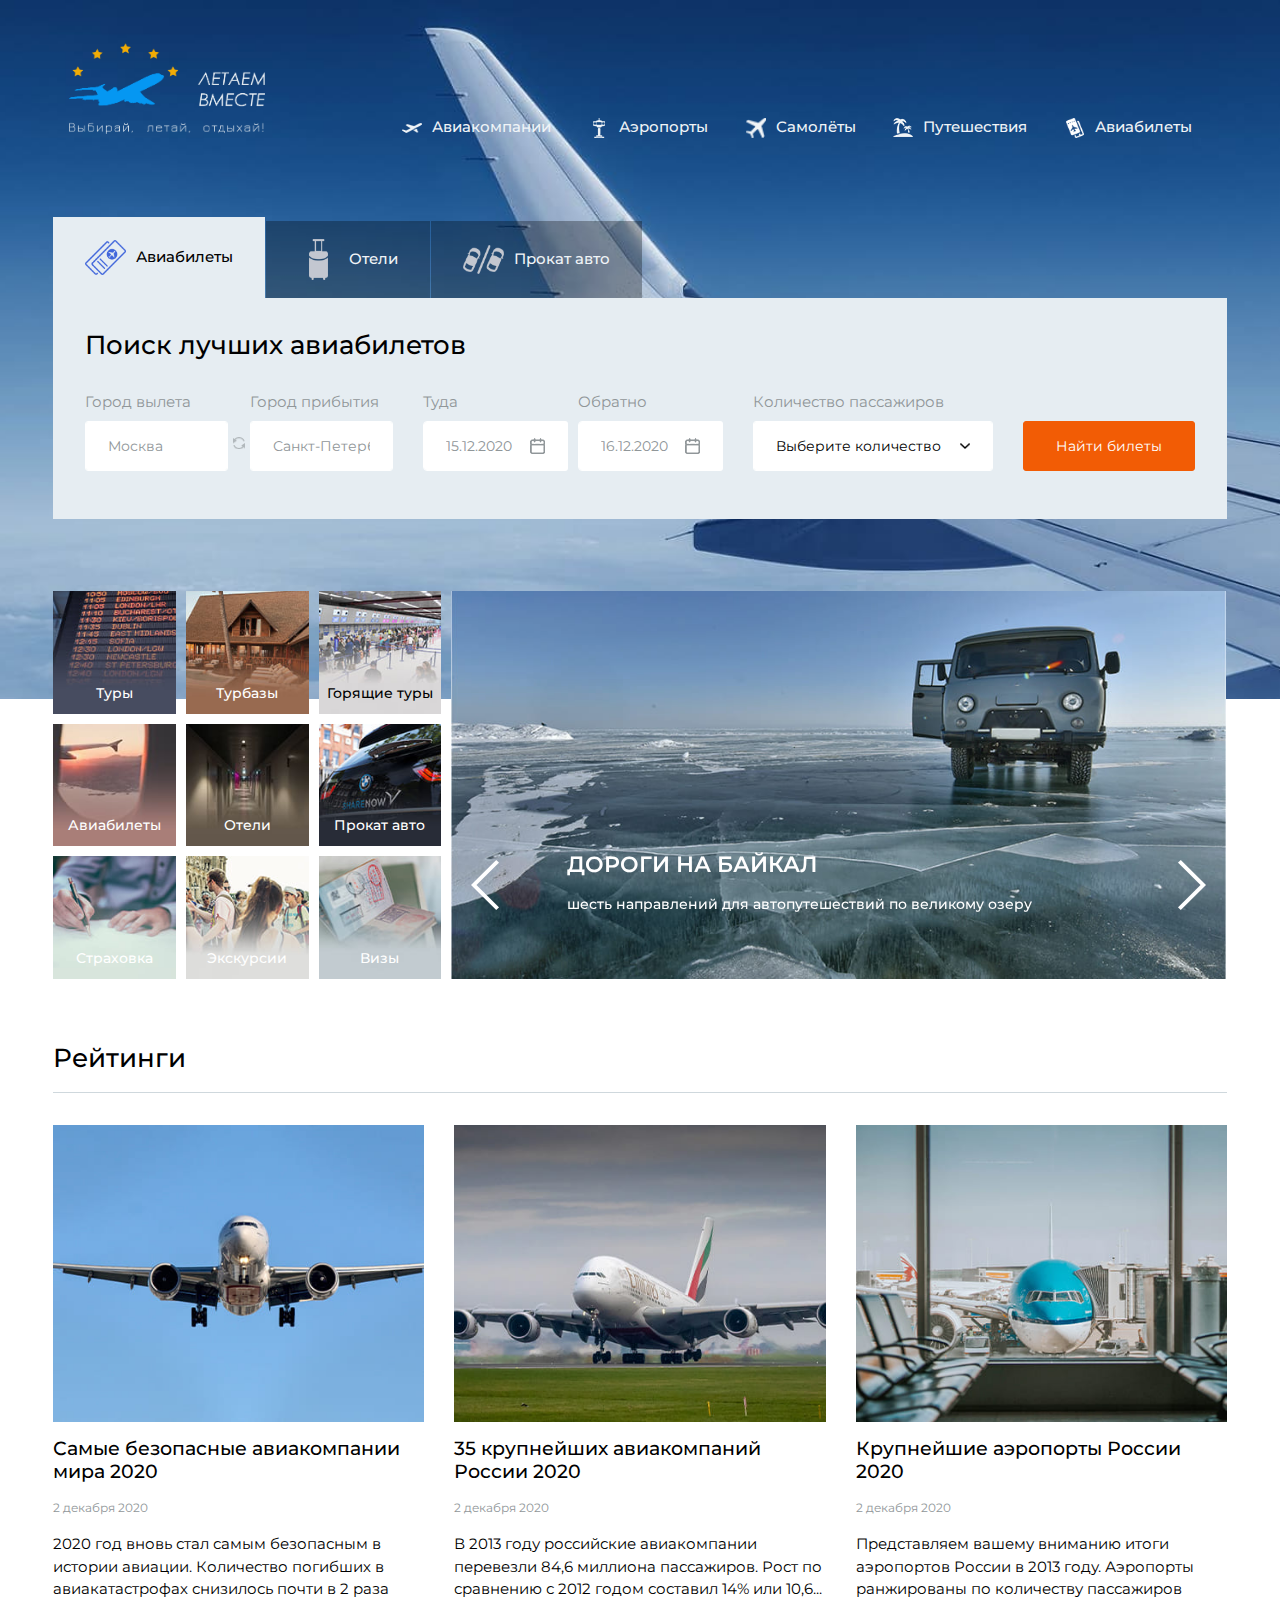
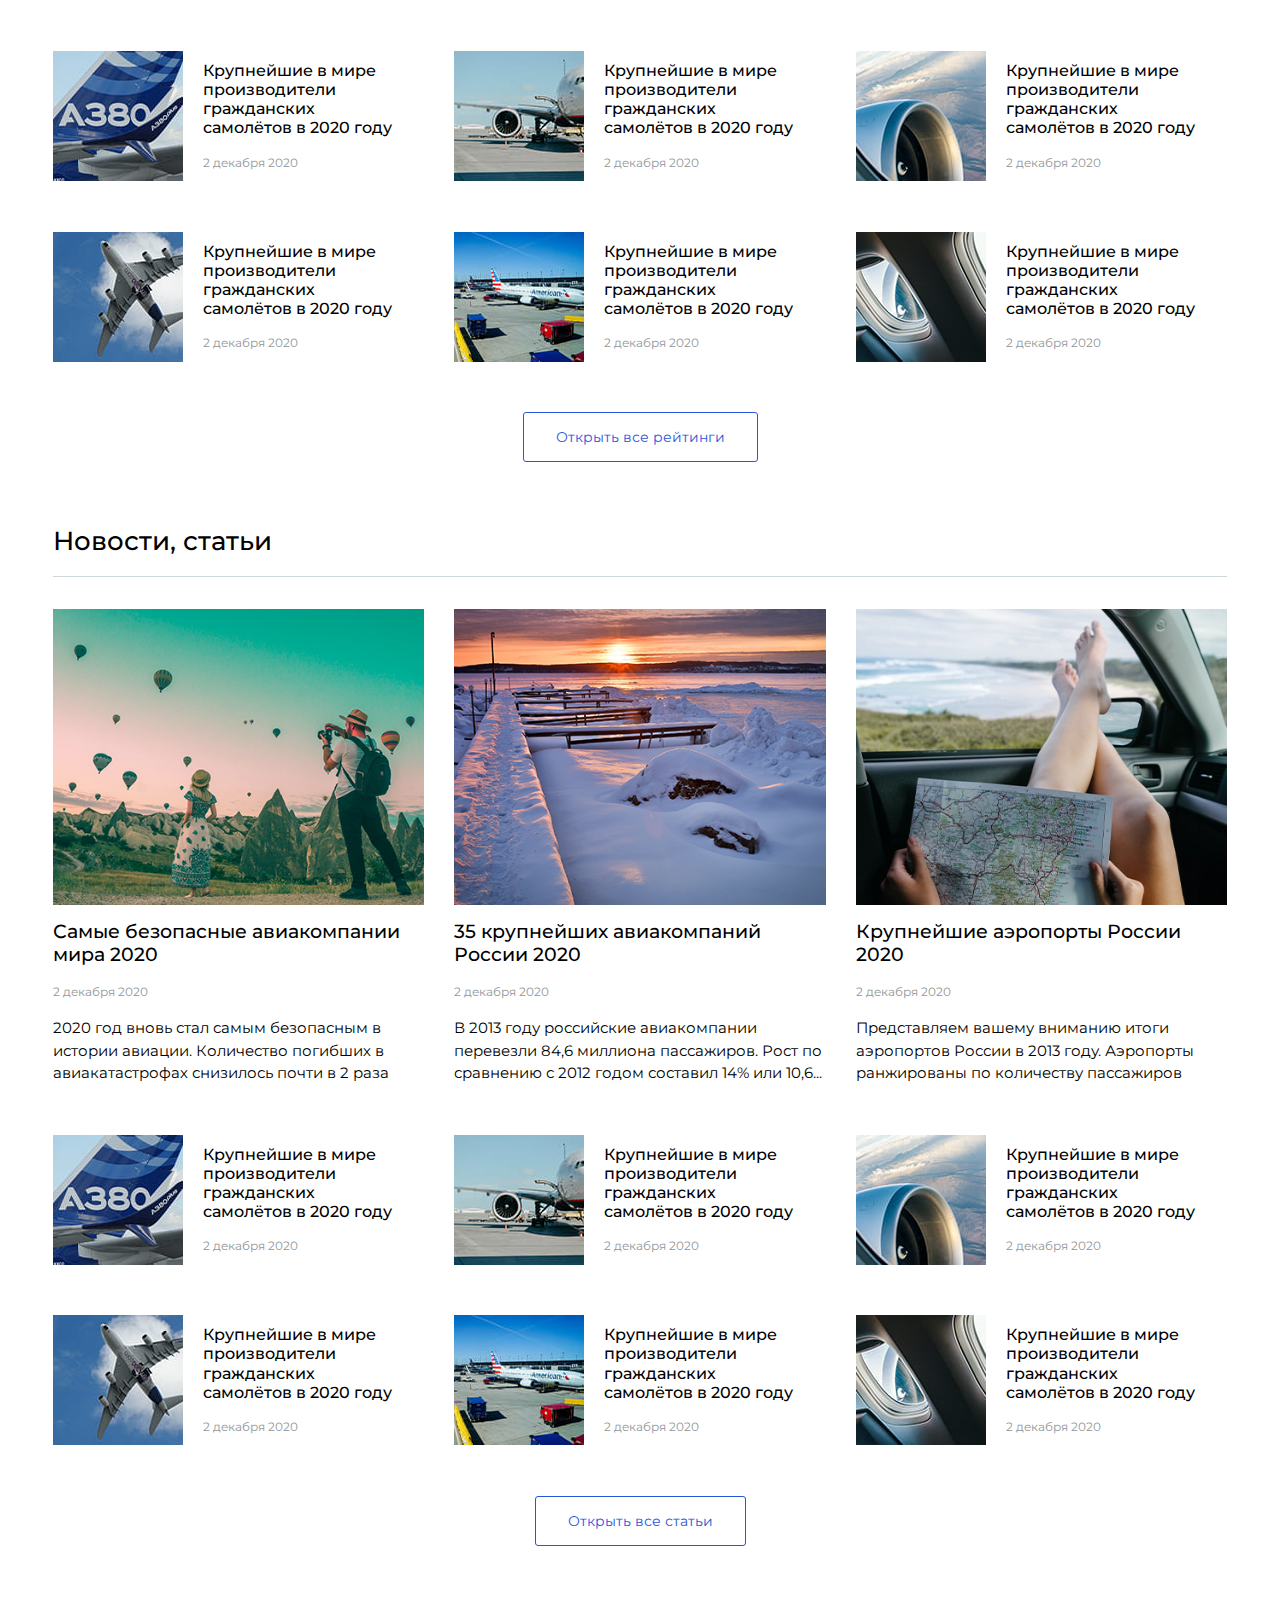
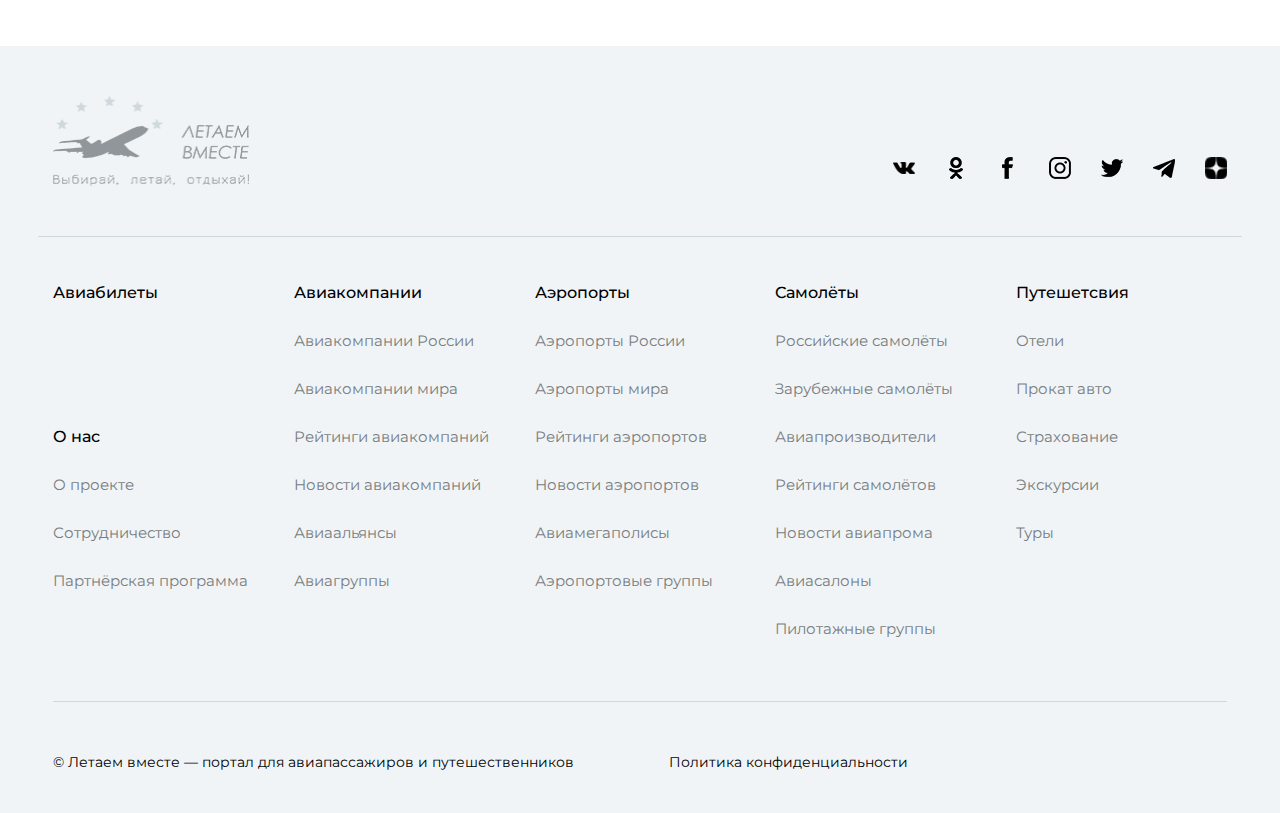
<file: index.html>
<!doctype html>
<html class="no-js" lang="ru">

    <head>
        <meta charset="utf-8">
        <meta http-equiv="x-ua-compatible" content="ie=edge">
        <title>Главная страница - Летаем вместе</title>
        <meta content="" name="description">
        <meta content="" name="keywords">
        <meta name="viewport" content="width=device-width, initial-scale=1">

        <meta content="telephone=no" name="format-detection">
        <!-- This make sence for mobile browsers. It means, that content has been optimized for mobile browsers -->
        <meta name="HandheldFriendly" content="true">


        <!--[if (gt IE 9)|!(IE)]><!-->
        <link href="static/css/main.min.css" rel="stylesheet" type="text/css">
        <!--<![endif]-->

        <meta property="og:title" content="" />
        <meta property="og:url" content="" />
        <meta property="og:description" content="" />
        <meta property="og:image" content="" />
        <meta property="og:image:type" content="image/jpeg" />
        <meta property="og:image:width" content="500" />
        <meta property="og:image:height" content="300" />
        <meta property="twitter:description" content="" />
        <link rel="image_src" href="" />
        <link rel="preconnect" href="https://fonts.gstatic.com">
        <link href="https://fonts.googleapis.com/css2?family=Montserrat:wght@100;200;300;400;500;600;700;800;900&display=swap" rel="stylesheet">

        <link rel="apple-touch-icon" sizes="180x180" href="apple-touch-icon.png">
        <link rel="icon" type="image/png" sizes="32x32" href="favicon-32x32.png">
        <link rel="icon" type="image/png" sizes="16x16" href="favicon-16x16.png">
        <link rel="manifest" href="site.webmanifest">
        <link rel="mask-icon" href="safari-pinned-tab.svg" color="#2955d9">
        <meta name="msapplication-TileColor" content="#2955d9">
        <meta name="theme-color" content="#ffffff">
        <link rel="icon" type="image/x-icon" href="favicon.ico">

        <script>
            (function(H){H.className=H.className.replace(/\bno-js\b/,'js')})(document.documentElement)
        </script>

        <script src="https://ajax.googleapis.com/ajax/libs/jquery/3.5.1/jquery.min.js"></script>
    </head>

    <body class="page" data-svg-icons-path="static/img/svg-sprite/svg-symbols.svg">


        <section class="section-header section-header_main">
            <header class="header">
                <div class="container-fluid">
                    <nav class="navbar navbar-expand-lg flex-lg-nowrap align-items-lg-end">
                        <a href="index.html" class="navbar-brand">
                            <img src="static/img/general/logo.png" width="196px" alt="Летаем вместе">
                        </a>
                        <a href="#" class="nav-toggle d-lg-none"><span></span></a>
                        <div class="navbar-navigation mr-0 ml-auto" role="navigation">
                            <ul class="navbar-nav">
                                <li class="nav-item">
                                    <a href="#" class="nav-link">
                                        <i class="icon icon-airline"></i>
                                        <span>Авиакомпании</span>
                                    </a>
                                </li>
                                <li class="nav-item">
                                    <a href="#" class="nav-link">
                                        <i class="icon icon-airport"></i>
                                        <span>Аэропорты</span>
                                    </a>
                                </li>
                                <li class="nav-item">
                                    <a href="#" class="nav-link">
                                        <i class="icon icon-aircraft"></i>
                                        <span>Самолёты</span>
                                    </a>
                                </li>
                                <li class="nav-item">
                                    <a href="#" class="nav-link">
                                        <i class="icon icon-travels"></i>
                                        <span>Путешествия</span>
                                    </a>
                                </li>
                                <li class="nav-item">
                                    <a href="#" class="nav-link">
                                        <i class="icon icon-tickets"></i>
                                        <span>Авиабилеты</span>
                                    </a>
                                </li>
                            </ul>
                        </div>
                    </nav>
                </div>
            </header>

            <div class="container-fluid">
                <div class="search">
                    <ul class="nav nav-tabs search__tabs" id="search" role="tablist">
                        <li class="search__item" role="presentation">
                            <a class="search__link active" id="flights-tab" data-toggle="tab" href="#flights" role="tab" aria-controls="flights" aria-selected="true">
                                <i class="icon icon-flights"></i> Авиабилеты
                            </a>
                        </li>
                        <li class="search__item" role="presentation">
                            <a class="search__link" id="hotel-tab" data-toggle="tab" href="#hotel" role="tab" aria-controls="hotel" aria-selected="false">
                                <i class="icon icon-hotel"></i> Отели
                            </a>
                        </li>
                        <li class="search__item" role="presentation">
                            <a class="search__link" id="hire-tab" data-toggle="tab" href="#hire" role="tab" aria-controls="hire" aria-selected="false">
                                <i class="icon icon-hire"></i> Прокат авто
                            </a>
                        </li>
                    </ul>
                    <div class="tab-content search__content" id="myTabContent">
                        <div class="tab-pane fade show active" id="flights" role="tabpanel" aria-labelledby="flights-tab">
                            <h2 class="mb-4">Поиск лучших авиабилетов</h2>
                            <form class="search-form row align-items-end flex-xl-nowrap">
                                <div class="search-form__group search-form__group_place col-12 col-md-6 col-xl-auto">
                                    <div class="form-group">
                                        <label for="city-from">Город вылета</label>
                                        <input autocomplete="off" class="form-control" placeholder="Москва" name="city-from" id="city-from">
                                    </div>
                                    <div class="form-group_icon d-none d-sm-block">
                                        <div class="d-block" id="form-exchange">
                                            <i class="icon icon-exchange"></i>
                                        </div>
                                    </div>
                                    <div class="form-group">
                                        <label for="city-to">Город прибытия</label>
                                        <input autocomplete="off" class="form-control" placeholder="Санкт-Петербург" id="city-to" name="city-to">
                                    </div>
                                </div>
                                <div class="search-form__group search-form__group_date col-12 col-md-6 col-xl-auto">
                                    <div class="form-group">
                                        <label>Туда</label>
                                        <div class="input-group">
                                            <input autocomplete="off" type="text" class="form-control datepicker" placeholder="15.12.2020" aria-describedby="addon-from" id="from" name="from">
                                            <div class="input-group-append">
                                                <span class="input-group-text" id="addon-from"><i
                                            class="icon icon-calendar"></i></span>
                                            </div>
                                        </div>
                                    </div>
                                    <div class="form-group">
                                        <label>Обратно</label>
                                        <div class="input-group">
                                            <input autocomplete="off" type="text" class="form-control datepicker" placeholder="16.12.2020" aria-describedby="addon-back" id="back" name="back">
                                            <div class="input-group-append">
                                                <span class="input-group-text" id="addon-back"><i
                                            class="icon icon-calendar"></i></span>
                                            </div>
                                        </div>

                                    </div>
                                </div>
                                <div class="search-form__group col-12 col-sm-auto flex-grow-1">
                                    <div class="form-group">
                                        <label class="number">Количество пассажиров</label>
                                        <select class="search-select" data-style="form-control" name="number" id="number" title="Выберите количество" multiple>
                                            <optgroup label="Количество" data-max-options="1">
                                                <option value="1">1 пассажир</option>
                                                <option value="2">2 пассажира</option>
                                                <option value="3">3 пассажира</option>
                                                <option value="4">4 пассажира</option>
                                                <option value="5">5 пассажиров</option>
                                            </optgroup>
                                            <optgroup label="Класс" data-max-options="1">
                                                <option value="эконом">эконом</option>
                                                <option value="бизнес">бизнес</option>
                                            </optgroup>
                                        </select>
                                    </div>
                                </div>
                                <div class="form-group mr-sm-0 ml-sm-auto col-auto">
                                    <button type="submit" class="btn btn-secondary">Найти билеты</button>
                                </div>
                            </form>
                        </div>
                        <div class="tab-pane fade" id="hotel" role="tabpanel" aria-labelledby="hotel-tab">
                            <h2 class="mb-4">Поиск лучших отелей</h2>
                            <form class="search-form row align-items-end flex-xl-nowrap">
                                <div class="search-form__group search-form__group_place col-12 col-xl-auto">
                                    <div class="form-group w-100">
                                        <label for="city-hotel">Город</label>
                                        <input autocomplete="off" class="form-control" placeholder="Москва" name="city-hotel" id="city-hotel">
                                    </div>
                                </div>
                                <div class="search-form__group search-form__group_date col-12 col-xl-auto">
                                    <div class="form-group">
                                        <label>Дата прибытия</label>
                                        <div class="input-group">
                                            <input autocomplete="off" type="text" class="form-control datepicker" placeholder="15.12.2020" aria-describedby="addon-from-hotel" id="from-hotel" name="from-hotel">
                                            <div class="input-group-append">
                                                <span class="input-group-text" id="addon-there-hotel"><i
                                            class="icon icon-calendar"></i></span>
                                            </div>
                                        </div>
                                    </div>
                                    <div class="form-group">
                                        <label>Дата отъезда</label>
                                        <div class="input-group">
                                            <input autocomplete="off" type="text" class="form-control datepicker" placeholder="16.12.2020" aria-describedby="addon-back-hotel" id="back-hotel" name="back-hotel">
                                            <div class="input-group-append">
                                                <span class="input-group-text" id="addon-back-hotel"><i
                                            class="icon icon-calendar"></i></span>
                                            </div>
                                        </div>
                                    </div>
                                </div>
                                <div class="search-form__group col-12 col-sm-auto flex-grow-1">
                                    <div class="form-group">
                                        <label>Количество проживающих</label>
                                        <select class="search-select" multiple data-style="form-control" title="Выберите количество">
                                            <optgroup label="Количество взрослых" data-max-options="1">
                                                <option>1 взрослый</option>
                                                <option>2 взрослых</option>
                                                <option>3 взрослых</option>
                                                <option>4 взрослых</option>
                                            </optgroup>
                                            <optgroup label="Количество детей" data-max-options="1">
                                                <option>1 ребенок</option>
                                                <option>2 ребенка</option>
                                                <option>3 ребенка</option>
                                                <option>4 ребенка</option>
                                            </optgroup>
                                        </select>
                                    </div>
                                </div>
                                <div class="form-group mr-sm-0 ml-sm-auto col-12 col-sm-auto ">
                                    <button type="submit" class="btn btn-secondary">Найти отели</button>
                                </div>
                            </form>
                        </div>
                        <div class="tab-pane fade" id="hire" role="tabpanel" aria-labelledby="hire-tab">
                            <h2 class="mb-4">Поиск лучшего проката авто</h2>
                            <form class="search-form row align-items-end flex-xl-nowrap">
                                <div class="search-form__group search-form__group_place col-12 col-xl-auto">
                                    <div class="form-group w-100">
                                        <label for="city-hire">Город</label>
                                        <input autocomplete="off" class="form-control" placeholder="Москва" name="city-hire" id="city-hire">
                                    </div>
                                </div>
                                <div class="search-form__group search-form__group_date col-12 col-xl-auto">
                                    <div class="form-group">
                                        <label>Начало</label>
                                        <div class="input-group">
                                            <input autocomplete="off" type="text" class="form-control datepicker" placeholder="15.12.2020" aria-describedby="addon-from-hire" id="from-hire" name="from-hire">
                                            <div class="input-group-append">
                                                <span class="input-group-text" id="addon-there-hire"><i
                                            class="icon icon-calendar"></i></span>
                                            </div>
                                        </div>
                                    </div>
                                    <div class="form-group">
                                        <label>Окончание</label>
                                        <div class="input-group">
                                            <input autocomplete="off" type="text" class="form-control datepicker" placeholder="16.12.2020" aria-describedby="addon-back-hire" id="back-hire" name="back-hire">
                                            <div class="input-group-append">
                                                <span class="input-group-text" id="addon-back-hire"><i
                                            class="icon icon-calendar"></i></span>
                                            </div>
                                        </div>

                                    </div>
                                </div>
                                <div class="search-form__group col-12 col-sm-auto flex-grow-1">
                                    <div class="form-group">
                                        <label>Тип управления</label>
                                        <select class="search-select" multiple data-style="form-control" title="Выберите тип" data-max-options="1">
                                            <option>автомат</option>
                                            <option>механика</option>
                                        </select>
                                    </div>
                                </div>
                                <div class="form-group mr-sm-0 ml-sm-auto col-12 col-sm-auto">
                                    <button type="submit" class="btn btn-secondary">Найти прокат</button>
                                </div>
                            </form>
                        </div>
                    </div>
                </div>
            </div>
        </section>

        <section class="section section-gallery">
            <div class="container-fluid">
                <div class="gallery-main">
                    <div class="gallery-grid">
                        <div class="gallery-grid__item background" style="background-image: url('static/img/content/gallery-grid/grid-1.jpg')">
                            <span class="gallery-grid__title background-title">Туры</span>
                        </div>
                        <div class="gallery-grid__item background" style="background-image: url('static/img/content/gallery-grid/grid-2.jpg')">
                            <span class="gallery-grid__title background-title">Турбазы</span>
                        </div>
                        <div class="gallery-grid__item background" style="background-image: url('static/img/content/gallery-grid/grid-3.jpg')">
                            <span class="gallery-grid__title background-title">Горящие туры</span>
                        </div>
                        <div class="gallery-grid__item background" style="background-image: url('static/img/content/gallery-grid/grid-4.jpg')">
                            <span class="gallery-grid__title background-title">Авиабилеты</span>
                        </div>
                        <div class="gallery-grid__item background" style="background-image: url('static/img/content/gallery-grid/grid-5.jpg')">
                            <span class="gallery-grid__title background-title">Отели</span>
                        </div>
                        <div class="gallery-grid__item background" style="background-image: url('static/img/content/gallery-grid/grid-6.jpg')">
                            <span class="gallery-grid__title background-title">Прокат авто</span>
                        </div>
                        <div class="gallery-grid__item background" style="background-image: url('static/img/content/gallery-grid/grid-7.jpg')">
                            <span class="gallery-grid__title background-title">Страховка</span>
                        </div>
                        <div class="gallery-grid__item background" style="background-image: url('static/img/content/gallery-grid/grid-8.jpg')">
                            <span class="gallery-grid__title background-title">Экскурсии</span>
                        </div>
                        <div class="gallery-grid__item background" style="background-image: url('static/img/content/gallery-grid/grid-9.jpg')">
                            <span class="gallery-grid__title background-title">Визы</span>
                        </div>
                    </div>
                    <div class="gallery-slider swiper-container" data-gallery-slider>

                        <div class="swiper-wrapper">
                            <a href="#" class="swiper-slide gallery-slider__item" style="background-image: url('static/img/content/gallery-slider/slider-1.jpg')">
                                <div class="gallery-slider__caption">
                                    <div class="swiper-button-prev"></div>
                                    <div class="swiper-button-next"></div>
                                    <h2>Дороги на&nbsp;Байкал</h2>
                                    <p>шесть направлений для автопутешествий по&nbsp;великому озеру</p>
                                </div>
                            </a>
                            <a href="#" class="swiper-slide gallery-slider__item" style="background-image: url('static/img/content/gallery-slider/slider-1.jpg')">
                                <div class="gallery-slider__caption">
                                    <div class="swiper-button-prev"></div>
                                    <div class="swiper-button-next"></div>
                                    <h2>Дороги на&nbsp;Байкал</h2>
                                    <p>шесть направлений для автопутешествий по&nbsp;великому озеру</p>
                                </div>
                            </a>
                        </div>

                    </div>
                </div>
            </div>
        </section>

        <section class="section" id="section-ratings">
            <div class="container-fluid">
                <div class="section__header">
                    <h2>Рейтинги</h2>
                </div>
                <div class="index-cards">
                    <div class="row">
                        <div class="card  col-lg-4 col-sm-6">
                            <a href="#">
                                <figure class="card__img" style="background-image: url('static/img/content/catalog/catalog-1.jpg');"></figure>
                            </a>
                            <div class="card__caption">
                                <a href="#"><h4 class="card__title">Самые безопасные авиакомпании мира 2020</h4></a>
                                <p class="date">2 декабря 2020</p>
                                <p class="content card__text" data-dot>2020 год вновь стал самым безопасным в истории авиации. Количество погибших в авиакатастрофах снизилось почти в 2 раза</p>
                            </div>
                        </div>
                        <div class="card  col-lg-4 col-sm-6">
                            <a href="#">
                                <figure class="card__img" style="background-image: url('static/img/content/catalog/catalog-2.jpg');"></figure>
                            </a>
                            <div class="card__caption">
                                <a href="#"><h4 class="card__title">35 крупнейших авиакомпаний России 2020</h4></a>
                                <p class="date">2 декабря 2020</p>
                                <p class="content card__text" data-dot>В 2013 году российские авиакомпании перевезли 84,6 миллиона пассажиров. Рост по сравнению с 2012 годом составил 14% или 10,6 миллионов пассажиров пассажиров</p>
                            </div>
                        </div>
                        <div class="card  col-lg-4 col-sm-6">
                            <a href="#">
                                <figure class="card__img" style="background-image: url('static/img/content/catalog/catalog-3.jpg');"></figure>
                            </a>
                            <div class="card__caption">
                                <a href="#"><h4 class="card__title">Крупнейшие аэропорты России 2020</h4></a>
                                <p class="date">2 декабря 2020</p>
                                <p class="content card__text" data-dot>Представляем вашему вниманию итоги аэропортов России в 2013 году. Аэропорты ранжированы по количеству пассажиров</p>
                            </div>
                        </div>
                        <div class="card card-small col-lg-4 col-sm-6">
                            <a href="#">
                                <figure class="card__img" style="background-image: url('static/img/content/catalog/catalog-4.jpg');"></figure>
                            </a>
                            <div class="card__caption">
                                <a href="#"><h4 class="card__title">Крупнейшие в мире производители гражданских самолётов в 2020 году</h4></a>
                                <p class="date">2 декабря 2020</p>
                                <p class="content card__text" data-dot>Представляем вашему вниманию итоги аэропортов России в 2013 году. Аэропорты ранжированы по количеству пассажиров</p>
                            </div>
                        </div>
                        <div class="card card-small col-lg-4 col-sm-6">
                            <a href="#">
                                <figure class="card__img" style="background-image: url('static/img/content/catalog/catalog-5.jpg');"></figure>
                            </a>
                            <div class="card__caption">
                                <a href="#"><h4 class="card__title">Крупнейшие в мире производители гражданских самолётов в 2020 году</h4></a>
                                <p class="date">2 декабря 2020</p>
                                <p class="content card__text" data-dot>Представляем вашему вниманию итоги аэропортов России в 2013 году. Аэропорты ранжированы по количеству пассажиров</p>
                            </div>
                        </div>
                        <div class="card card-small col-lg-4 col-sm-6">
                            <a href="#">
                                <figure class="card__img" style="background-image: url('static/img/content/catalog/catalog-6.jpg');"></figure>
                            </a>
                            <div class="card__caption">
                                <a href="#"><h4 class="card__title">Крупнейшие в мире производители гражданских самолётов в 2020 году</h4></a>
                                <p class="date">2 декабря 2020</p>
                                <p class="content card__text" data-dot>Представляем вашему вниманию итоги аэропортов России в 2013 году. Аэропорты ранжированы по количеству пассажиров</p>
                            </div>
                        </div>
                        <div class="card card-small col-lg-4 col-sm-6">
                            <a href="#">
                                <figure class="card__img" style="background-image: url('static/img/content/catalog/catalog-7.jpg');"></figure>
                            </a>
                            <div class="card__caption">
                                <a href="#"><h4 class="card__title">Крупнейшие в мире производители гражданских самолётов в 2020 году</h4></a>
                                <p class="date">2 декабря 2020</p>
                                <p class="content card__text" data-dot>Представляем вашему вниманию итоги аэропортов России в 2013 году. Аэропорты ранжированы по количеству пассажиров</p>
                            </div>
                        </div>
                        <div class="card card-small col-lg-4 col-sm-6">
                            <a href="#">
                                <figure class="card__img" style="background-image: url('static/img/content/catalog/catalog-8.jpg');"></figure>
                            </a>
                            <div class="card__caption">
                                <a href="#"><h4 class="card__title">Крупнейшие в мире производители гражданских самолётов в 2020 году</h4></a>
                                <p class="date">2 декабря 2020</p>
                                <p class="content card__text" data-dot>Представляем вашему вниманию итоги аэропортов России в 2013 году. Аэропорты ранжированы по количеству пассажиров</p>
                            </div>
                        </div>
                        <div class="card card-small col-lg-4 col-sm-6">
                            <a href="#">
                                <figure class="card__img" style="background-image: url('static/img/content/catalog/catalog-9.jpg');"></figure>
                            </a>
                            <div class="card__caption">
                                <a href="#"><h4 class="card__title">Крупнейшие в мире производители гражданских самолётов в 2020 году</h4></a>
                                <p class="date">2 декабря 2020</p>
                                <p class="content card__text" data-dot>Представляем вашему вниманию итоги аэропортов России в 2013 году. Аэропорты ранжированы по количеству пассажиров</p>
                            </div>
                        </div>
                    </div>
                </div>

                <div class="text-center">
                    <a href="#" class="btn btn-outline-primary">Открыть все рейтинги</a>
                </div>
            </div>
        </section>

        <section class="section" id="section-new">
            <div class="container-fluid">
                <div class="section__header">
                    <h2>Новости, статьи</h2>
                </div>
                <div class="index-cards">
                    <div class="row">
                        <div class="card  col-lg-4 col-sm-6">
                            <a href="#">
                                <figure class="card__img" style="background-image: url('static/img/content/news/news-1.jpg');"></figure>
                            </a>
                            <div class="card__caption">
                                <a href="#"><h4 class="card__title">Самые безопасные авиакомпании мира 2020</h4></a>
                                <p class="date">2 декабря 2020</p>
                                <p class="content card__text" data-dot>2020 год вновь стал самым безопасным в истории авиации. Количество погибших в авиакатастрофах снизилось почти в 2 раза</p>
                            </div>
                        </div>
                        <div class="card  col-lg-4 col-sm-6">
                            <a href="#">
                                <figure class="card__img" style="background-image: url('static/img/content/news/news-2.jpg');"></figure>
                            </a>
                            <div class="card__caption">
                                <a href="#"><h4 class="card__title">35 крупнейших авиакомпаний России 2020</h4></a>
                                <p class="date">2 декабря 2020</p>
                                <p class="content card__text" data-dot>В 2013 году российские авиакомпании перевезли 84,6 миллиона пассажиров. Рост по сравнению с 2012 годом составил 14% или 10,6 миллионов пассажиров пассажиров</p>
                            </div>
                        </div>
                        <div class="card  col-lg-4 col-sm-6">
                            <a href="#">
                                <figure class="card__img" style="background-image: url('static/img/content/news/news-3.jpg');"></figure>
                            </a>
                            <div class="card__caption">
                                <a href="#"><h4 class="card__title">Крупнейшие аэропорты России 2020</h4></a>
                                <p class="date">2 декабря 2020</p>
                                <p class="content card__text" data-dot>Представляем вашему вниманию итоги аэропортов России в 2013 году. Аэропорты ранжированы по количеству пассажиров</p>
                            </div>
                        </div>
                        <div class="card card-small col-lg-4 col-sm-6">
                            <a href="#">
                                <figure class="card__img" style="background-image: url('static/img/content/catalog/catalog-4.jpg');"></figure>
                            </a>
                            <div class="card__caption">
                                <a href="#"><h4 class="card__title">Крупнейшие в мире производители гражданских самолётов в 2020 году</h4></a>
                                <p class="date">2 декабря 2020</p>
                                <p class="content card__text" data-dot>Представляем вашему вниманию итоги аэропортов России в 2013 году. Аэропорты ранжированы по количеству пассажиров</p>
                            </div>
                        </div>
                        <div class="card card-small col-lg-4 col-sm-6">
                            <a href="#">
                                <figure class="card__img" style="background-image: url('static/img/content/catalog/catalog-5.jpg');"></figure>
                            </a>
                            <div class="card__caption">
                                <a href="#"><h4 class="card__title">Крупнейшие в мире производители гражданских самолётов в 2020 году</h4></a>
                                <p class="date">2 декабря 2020</p>
                                <p class="content card__text" data-dot>Представляем вашему вниманию итоги аэропортов России в 2013 году. Аэропорты ранжированы по количеству пассажиров</p>
                            </div>
                        </div>
                        <div class="card card-small col-lg-4 col-sm-6">
                            <a href="#">
                                <figure class="card__img" style="background-image: url('static/img/content/catalog/catalog-6.jpg');"></figure>
                            </a>
                            <div class="card__caption">
                                <a href="#"><h4 class="card__title">Крупнейшие в мире производители гражданских самолётов в 2020 году</h4></a>
                                <p class="date">2 декабря 2020</p>
                                <p class="content card__text" data-dot>Представляем вашему вниманию итоги аэропортов России в 2013 году. Аэропорты ранжированы по количеству пассажиров</p>
                            </div>
                        </div>
                        <div class="card card-small col-lg-4 col-sm-6">
                            <a href="#">
                                <figure class="card__img" style="background-image: url('static/img/content/catalog/catalog-7.jpg');"></figure>
                            </a>
                            <div class="card__caption">
                                <a href="#"><h4 class="card__title">Крупнейшие в мире производители гражданских самолётов в 2020 году</h4></a>
                                <p class="date">2 декабря 2020</p>
                                <p class="content card__text" data-dot>Представляем вашему вниманию итоги аэропортов России в 2013 году. Аэропорты ранжированы по количеству пассажиров</p>
                            </div>
                        </div>
                        <div class="card card-small col-lg-4 col-sm-6">
                            <a href="#">
                                <figure class="card__img" style="background-image: url('static/img/content/catalog/catalog-8.jpg');"></figure>
                            </a>
                            <div class="card__caption">
                                <a href="#"><h4 class="card__title">Крупнейшие в мире производители гражданских самолётов в 2020 году</h4></a>
                                <p class="date">2 декабря 2020</p>
                                <p class="content card__text" data-dot>Представляем вашему вниманию итоги аэропортов России в 2013 году. Аэропорты ранжированы по количеству пассажиров</p>
                            </div>
                        </div>
                        <div class="card card-small col-lg-4 col-sm-6">
                            <a href="#">
                                <figure class="card__img" style="background-image: url('static/img/content/catalog/catalog-9.jpg');"></figure>
                            </a>
                            <div class="card__caption">
                                <a href="#"><h4 class="card__title">Крупнейшие в мире производители гражданских самолётов в 2020 году</h4></a>
                                <p class="date">2 декабря 2020</p>
                                <p class="content card__text" data-dot>Представляем вашему вниманию итоги аэропортов России в 2013 году. Аэропорты ранжированы по количеству пассажиров</p>
                            </div>
                        </div>
                    </div>
                </div>

                <div class="text-center">
                    <a href="#" class="btn btn-outline-primary">Открыть все статьи</a>
                </div>
            </div>
        </section>

        <footer class="page__footer">
            <div class="container-fluid">
                <div class="footer">
                    <div class="row footer-top border-bottom">
                        <figure class="footer-top__logo col-auto pr-4">
                            <img src="static/img/general/footer-logo.png" width="196px" alt="Летаем вместе">
                        </figure>
                        <div class="col-auto">
                            <div class="social mt-4">
                                <a href="#" class="">
                                    <i class="icon icon-vk"></i>
                                </a>
                                <a href="#" class="">
                                    <i class="icon icon-ok"></i>
                                </a>
                                <a href="#" class="">
                                    <i class="icon icon-facebook"></i>
                                </a>
                                <a href="#" class="">
                                    <i class="icon icon-instagram"></i>
                                </a>
                                <a href="#" class="">
                                    <i class="icon icon-twitter"></i>
                                </a>
                                <a href="#" class="">
                                    <i class="icon icon-telegram"></i>
                                </a>
                                <a href="#" class="">
                                    <i class="icon icon-dzen"></i>
                                </a>
                            </div>
                        </div>
                    </div>
                    <nav class="footer-nav border-bottom">
                        <div class="footer-nav__item">
                            <ul class="footer-nav__list">
                                <li>Авиабилеты</li>
                            </ul>
                            <ul class="footer-nav__list mt-lg-auto mb-lg-8">
                                <li>О нас</li>
                                <li><a href="#">О проекте</a>
                                </li>
                                <li><a href="#">Сотрудничество</a>
                                </li>
                                <li><a href="#">Партнёрская программа</a>
                                </li>
                            </ul>
                        </div>
                        <div class="footer-nav__item">
                            <ul class="footer-nav__list ">
                                <li>Авиакомпании</li>
                                <li><a href="#">Авиакомпании России</a>
                                </li>
                                <li><a href="#">Авиакомпании мира</a>
                                </li>
                                <li><a href="#">Рейтинги авиакомпаний</a>
                                </li>
                                <li><a href="#">Новости авиакомпаний</a>
                                </li>
                                <li><a href="#">Авиаальянсы</a>
                                </li>
                                <li><a href="#">Авиагруппы</a>
                                </li>
                            </ul>
                        </div>
                        <div class="footer-nav__item">
                            <ul class="footer-nav__list ">
                                <li>Аэропорты</li>
                                <li><a href="#">Аэропорты России</a>
                                </li>
                                <li><a href="#">Аэропорты мира</a>
                                </li>
                                <li><a href="#">Рейтинги аэропортов</a>
                                </li>
                                <li><a href="#">Новости аэропортов</a>
                                </li>
                                <li><a href="#">Авиамегаполисы</a>
                                </li>
                                <li><a href="#">Аэропортовые группы</a>
                                </li>
                            </ul>
                        </div>
                        <div class="footer-nav__item">
                            <ul class="footer-nav__list ">
                                <li>Самолёты</li>
                                <li><a href="#">Российские самолёты</a>
                                </li>
                                <li><a href="#">Зарубежные самолёты</a>
                                </li>
                                <li><a href="#">Авиапроизводители</a>
                                </li>
                                <li><a href="#">Рейтинги самолётов</a>
                                </li>
                                <li><a href="#">Новости авиапрома</a>
                                </li>
                                <li><a href="#">Авиасалоны</a>
                                </li>
                                <li><a href="#">Пилотажные группы</a>
                                </li>
                            </ul>
                        </div>
                        <div class="footer-nav__item">
                            <ul class="footer-nav__list ">
                                <li>Путешетсвия</li>
                                <li><a href="#">Отели</a>
                                </li>
                                <li><a href="#">Прокат авто</a>
                                </li>
                                <li><a href="#">Страхование</a>
                                </li>
                                <li><a href="#">Экскурсии</a>
                                </li>
                                <li><a href="#">Туры</a>
                                </li>
                            </ul>
                        </div>
                    </nav>
                    <div class="footer-bottom">
                        <div class="row">
                            <div class="col-auto mb-1">
                                © Летаем вместе — портал для авиапассажиров и путешественников
                            </div>
                            <div class="col-auto pl-lg-10 mb-1">
                                <a href="#">Политика конфиденциальности</a>
                            </div>
                        </div>
                    </div>
                </div>












            </div>
        </footer>

        <script src="static/js/separate-js/svg4everybody.min.js"></script>
        <script>
            svg4everybody();
        </script>

        <script src="static/js/main.min.js"></script>
    </body>

</html>
</file>
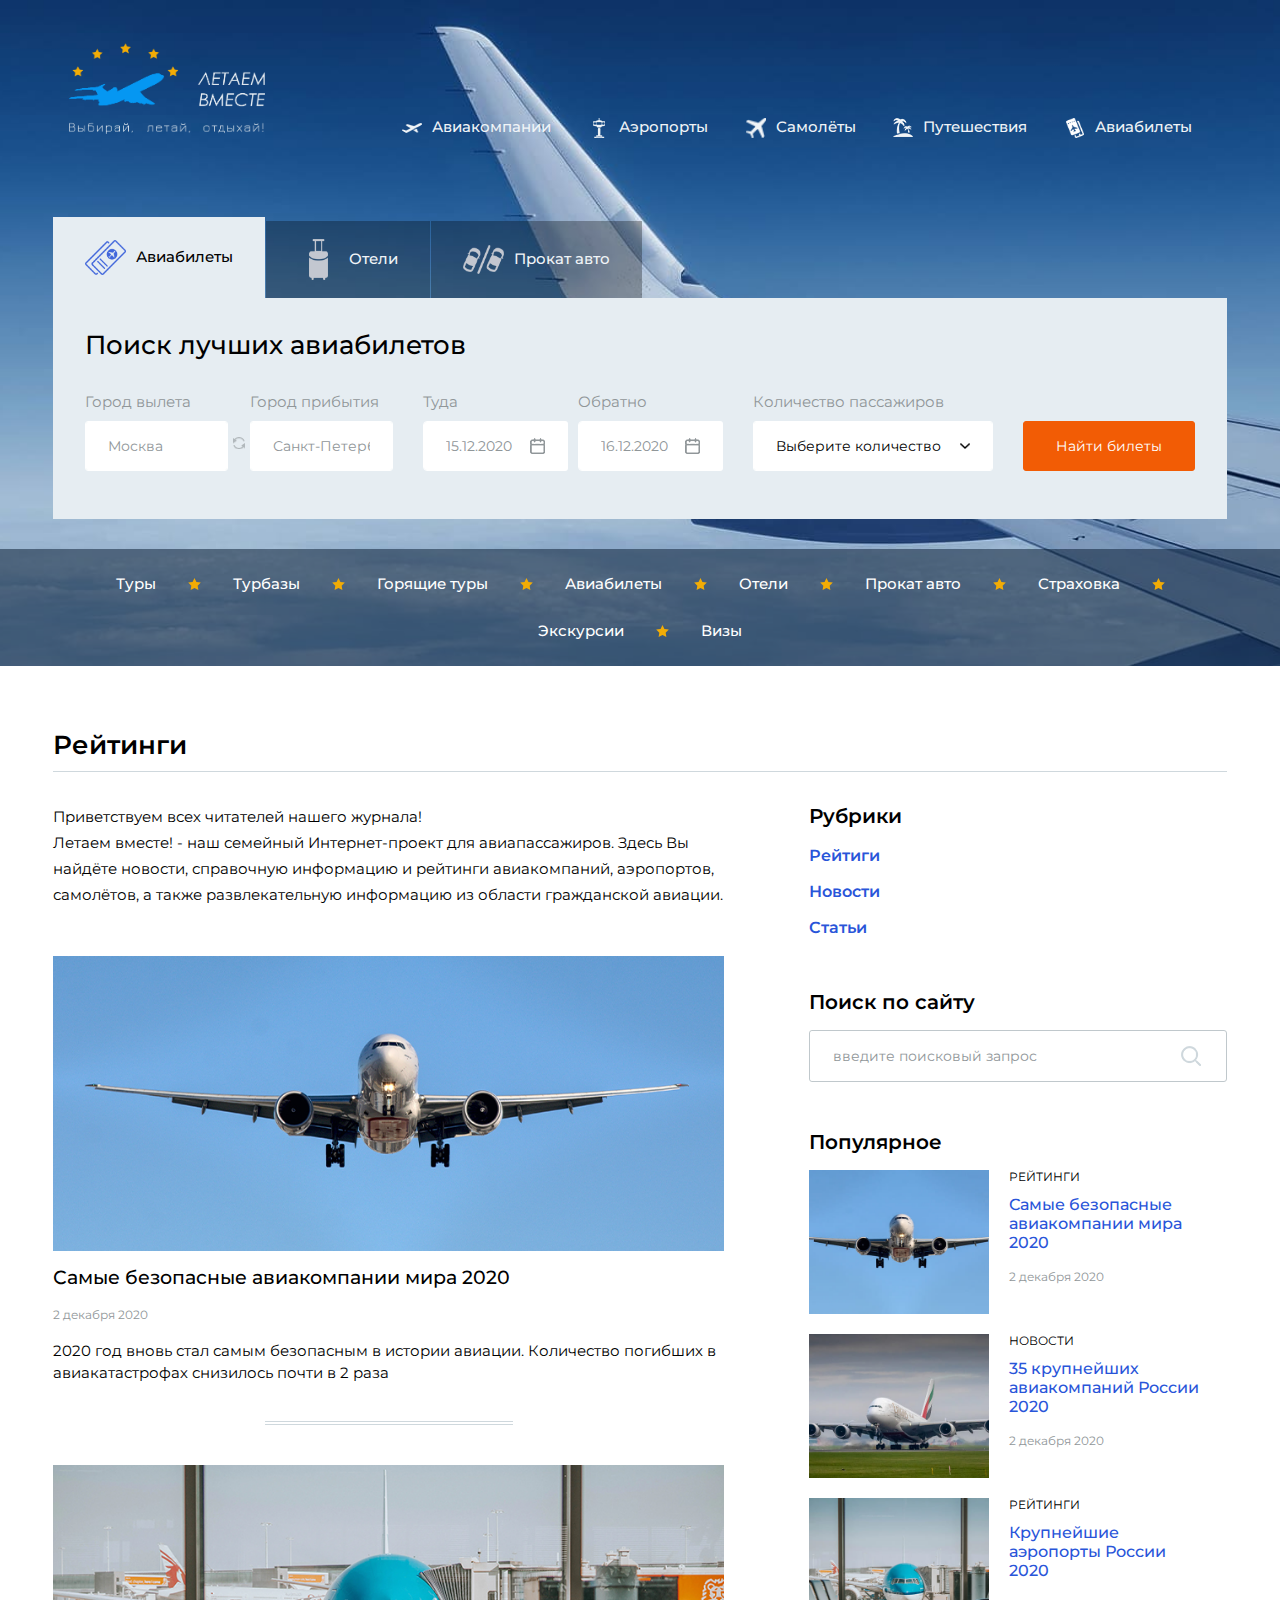
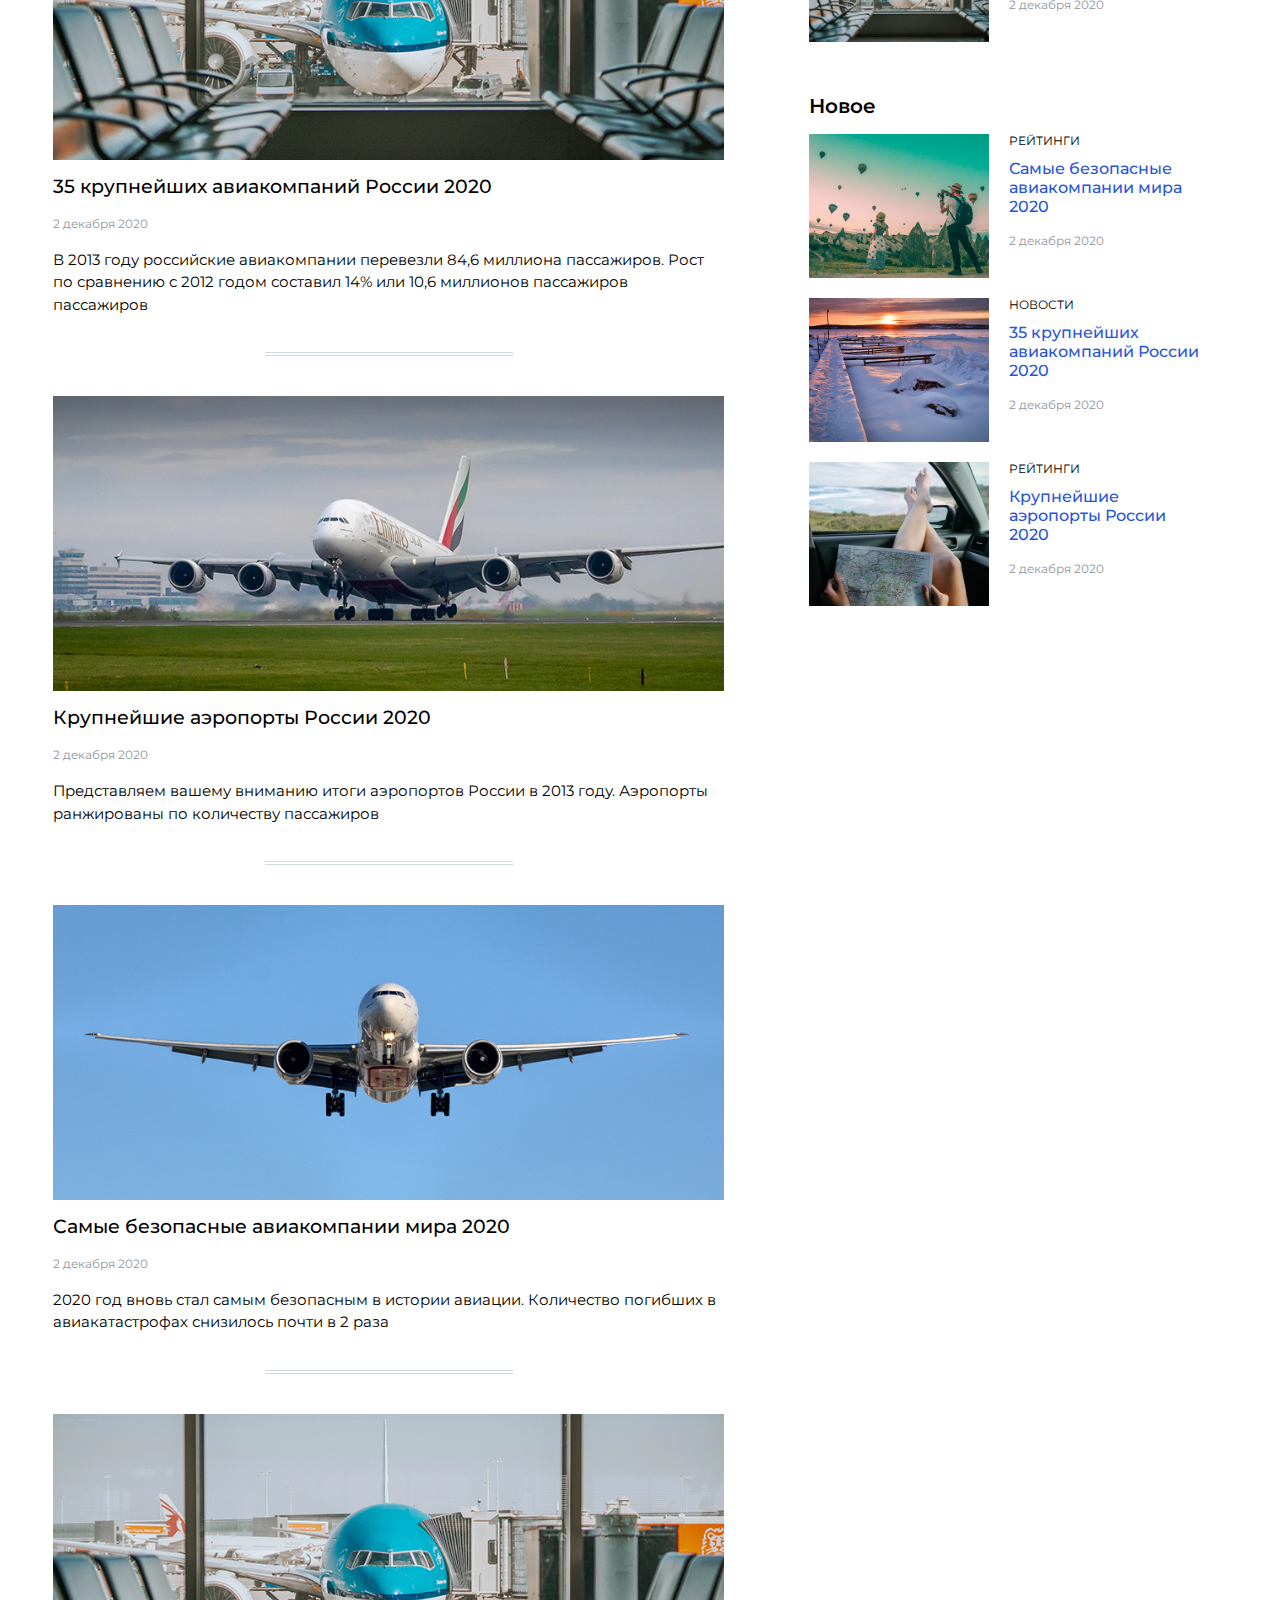
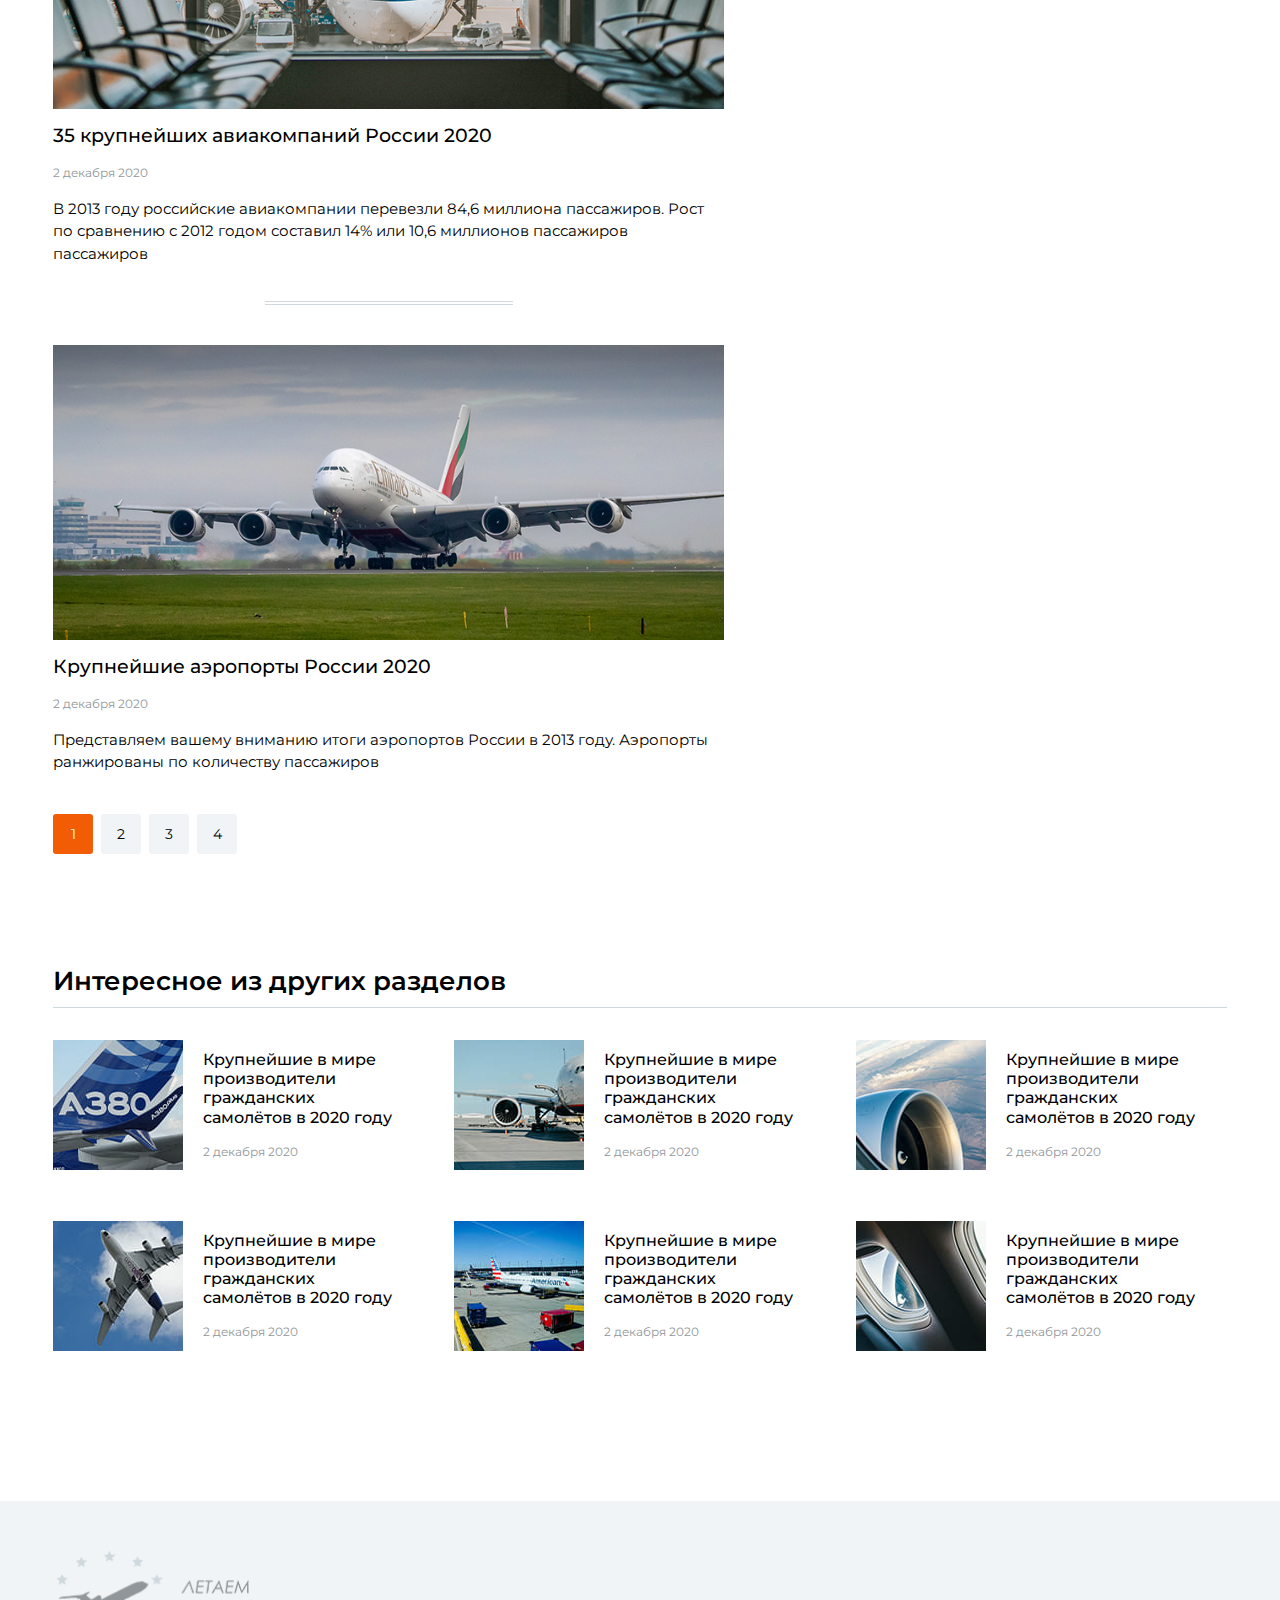
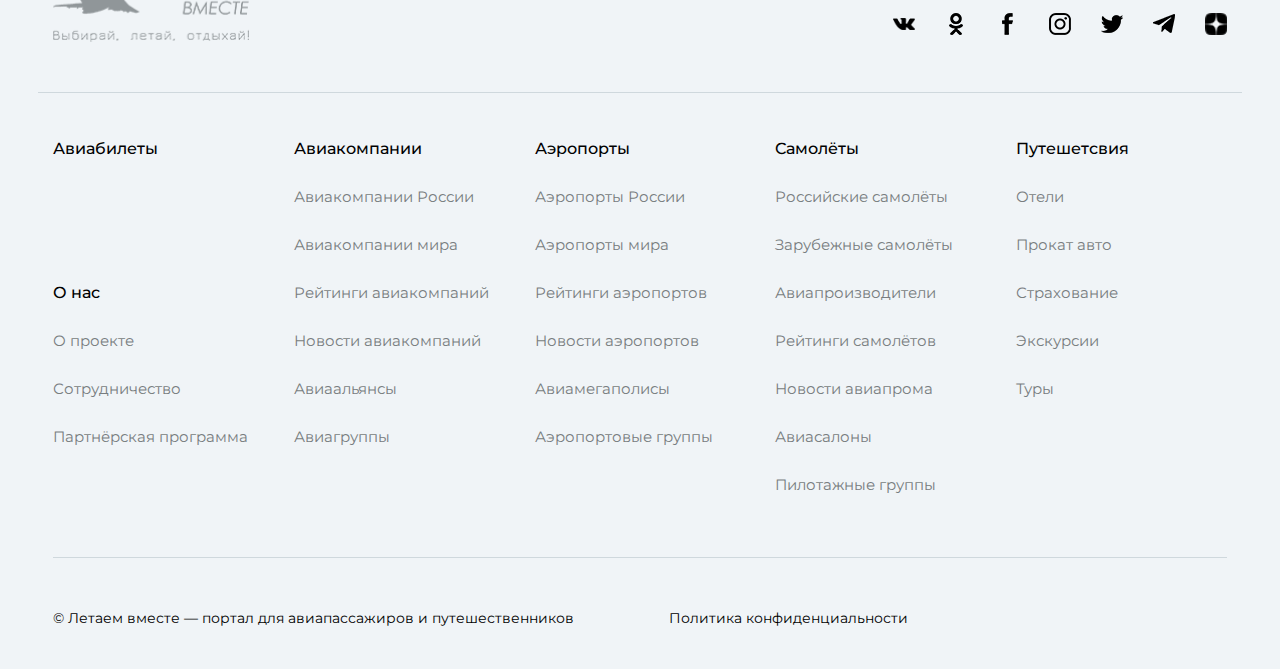
<file: catalog.html>
<!doctype html>
<html class="no-js" lang="ru">

    <head>
        <meta charset="utf-8">
        <meta http-equiv="x-ua-compatible" content="ie=edge">
        <title>Рейтинги - Летаем вместе</title>
        <meta content="" name="description">
        <meta content="" name="keywords">
        <meta name="viewport" content="width=device-width, initial-scale=1">

        <meta content="telephone=no" name="format-detection">
        <!-- This make sence for mobile browsers. It means, that content has been optimized for mobile browsers -->
        <meta name="HandheldFriendly" content="true">


        <!--[if (gt IE 9)|!(IE)]><!-->
        <link href="static/css/main.min.css" rel="stylesheet" type="text/css">
        <!--<![endif]-->

        <meta property="og:title" content="" />
        <meta property="og:url" content="" />
        <meta property="og:description" content="" />
        <meta property="og:image" content="" />
        <meta property="og:image:type" content="image/jpeg" />
        <meta property="og:image:width" content="500" />
        <meta property="og:image:height" content="300" />
        <meta property="twitter:description" content="" />
        <link rel="image_src" href="" />
        <link rel="preconnect" href="https://fonts.gstatic.com">
        <link href="https://fonts.googleapis.com/css2?family=Montserrat:wght@100;200;300;400;500;600;700;800;900&display=swap" rel="stylesheet">

        <link rel="apple-touch-icon" sizes="180x180" href="apple-touch-icon.png">
        <link rel="icon" type="image/png" sizes="32x32" href="favicon-32x32.png">
        <link rel="icon" type="image/png" sizes="16x16" href="favicon-16x16.png">
        <link rel="manifest" href="site.webmanifest">
        <link rel="mask-icon" href="safari-pinned-tab.svg" color="#2955d9">
        <meta name="msapplication-TileColor" content="#2955d9">
        <meta name="theme-color" content="#ffffff">
        <link rel="icon" type="image/x-icon" href="favicon.ico">

        <script>
            (function(H){H.className=H.className.replace(/\bno-js\b/,'js')})(document.documentElement)
        </script>

        <script src="https://ajax.googleapis.com/ajax/libs/jquery/3.5.1/jquery.min.js"></script>
    </head>

    <body class="page" data-svg-icons-path="static/img/svg-sprite/svg-symbols.svg">


        <section class="section-header">
            <header class="header">
                <div class="container-fluid">
                    <nav class="navbar navbar-expand-lg flex-lg-nowrap align-items-lg-end">
                        <a href="index.html" class="navbar-brand">
                            <img src="static/img/general/logo.png" width="196px" alt="Летаем вместе">
                        </a>
                        <a href="#" class="nav-toggle d-lg-none"><span></span></a>
                        <div class="navbar-navigation mr-0 ml-auto" role="navigation">
                            <ul class="navbar-nav">
                                <li class="nav-item">
                                    <a href="#" class="nav-link">
                                        <i class="icon icon-airline"></i>
                                        <span>Авиакомпании</span>
                                    </a>
                                </li>
                                <li class="nav-item">
                                    <a href="#" class="nav-link">
                                        <i class="icon icon-airport"></i>
                                        <span>Аэропорты</span>
                                    </a>
                                </li>
                                <li class="nav-item">
                                    <a href="#" class="nav-link">
                                        <i class="icon icon-aircraft"></i>
                                        <span>Самолёты</span>
                                    </a>
                                </li>
                                <li class="nav-item">
                                    <a href="#" class="nav-link">
                                        <i class="icon icon-travels"></i>
                                        <span>Путешествия</span>
                                    </a>
                                </li>
                                <li class="nav-item">
                                    <a href="#" class="nav-link">
                                        <i class="icon icon-tickets"></i>
                                        <span>Авиабилеты</span>
                                    </a>
                                </li>
                            </ul>
                        </div>
                    </nav>
                </div>
            </header>

            <div class="container-fluid">
                <div class="search">
                    <ul class="nav nav-tabs search__tabs" id="search" role="tablist">
                        <li class="search__item" role="presentation">
                            <a class="search__link active" id="flights-tab" data-toggle="tab" href="#flights" role="tab" aria-controls="flights" aria-selected="true">
                                <i class="icon icon-flights"></i> Авиабилеты
                            </a>
                        </li>
                        <li class="search__item" role="presentation">
                            <a class="search__link" id="hotel-tab" data-toggle="tab" href="#hotel" role="tab" aria-controls="hotel" aria-selected="false">
                                <i class="icon icon-hotel"></i> Отели
                            </a>
                        </li>
                        <li class="search__item" role="presentation">
                            <a class="search__link" id="hire-tab" data-toggle="tab" href="#hire" role="tab" aria-controls="hire" aria-selected="false">
                                <i class="icon icon-hire"></i> Прокат авто
                            </a>
                        </li>
                    </ul>
                    <div class="tab-content search__content" id="myTabContent">
                        <div class="tab-pane fade show active" id="flights" role="tabpanel" aria-labelledby="flights-tab">
                            <h2 class="mb-4">Поиск лучших авиабилетов</h2>
                            <form class="search-form row align-items-end flex-xl-nowrap">
                                <div class="search-form__group search-form__group_place col-12 col-md-6 col-xl-auto">
                                    <div class="form-group">
                                        <label for="city-from">Город вылета</label>
                                        <input autocomplete="off" class="form-control" placeholder="Москва" name="city-from" id="city-from">
                                    </div>
                                    <div class="form-group_icon d-none d-sm-block">
                                        <div class="d-block" id="form-exchange">
                                            <i class="icon icon-exchange"></i>
                                        </div>
                                    </div>
                                    <div class="form-group">
                                        <label for="city-to">Город прибытия</label>
                                        <input autocomplete="off" class="form-control" placeholder="Санкт-Петербург" id="city-to" name="city-to">
                                    </div>
                                </div>
                                <div class="search-form__group search-form__group_date col-12 col-md-6 col-xl-auto">
                                    <div class="form-group">
                                        <label>Туда</label>
                                        <div class="input-group">
                                            <input autocomplete="off" type="text" class="form-control datepicker" placeholder="15.12.2020" aria-describedby="addon-from" id="from" name="from">
                                            <div class="input-group-append">
                                                <span class="input-group-text" id="addon-from"><i
                                            class="icon icon-calendar"></i></span>
                                            </div>
                                        </div>
                                    </div>
                                    <div class="form-group">
                                        <label>Обратно</label>
                                        <div class="input-group">
                                            <input autocomplete="off" type="text" class="form-control datepicker" placeholder="16.12.2020" aria-describedby="addon-back" id="back" name="back">
                                            <div class="input-group-append">
                                                <span class="input-group-text" id="addon-back"><i
                                            class="icon icon-calendar"></i></span>
                                            </div>
                                        </div>

                                    </div>
                                </div>
                                <div class="search-form__group col-12 col-sm-auto flex-grow-1">
                                    <div class="form-group">
                                        <label class="number">Количество пассажиров</label>
                                        <select class="search-select" data-style="form-control" name="number" id="number" title="Выберите количество" multiple>
                                            <optgroup label="Количество" data-max-options="1">
                                                <option value="1">1 пассажир</option>
                                                <option value="2">2 пассажира</option>
                                                <option value="3">3 пассажира</option>
                                                <option value="4">4 пассажира</option>
                                                <option value="5">5 пассажиров</option>
                                            </optgroup>
                                            <optgroup label="Класс" data-max-options="1">
                                                <option value="эконом">эконом</option>
                                                <option value="бизнес">бизнес</option>
                                            </optgroup>
                                        </select>
                                    </div>
                                </div>
                                <div class="form-group mr-sm-0 ml-sm-auto col-auto">
                                    <button type="submit" class="btn btn-secondary">Найти билеты</button>
                                </div>
                            </form>
                        </div>
                        <div class="tab-pane fade" id="hotel" role="tabpanel" aria-labelledby="hotel-tab">
                            <h2 class="mb-4">Поиск лучших отелей</h2>
                            <form class="search-form row align-items-end flex-xl-nowrap">
                                <div class="search-form__group search-form__group_place col-12 col-xl-auto">
                                    <div class="form-group w-100">
                                        <label for="city-hotel">Город</label>
                                        <input autocomplete="off" class="form-control" placeholder="Москва" name="city-hotel" id="city-hotel">
                                    </div>
                                </div>
                                <div class="search-form__group search-form__group_date col-12 col-xl-auto">
                                    <div class="form-group">
                                        <label>Дата прибытия</label>
                                        <div class="input-group">
                                            <input autocomplete="off" type="text" class="form-control datepicker" placeholder="15.12.2020" aria-describedby="addon-from-hotel" id="from-hotel" name="from-hotel">
                                            <div class="input-group-append">
                                                <span class="input-group-text" id="addon-there-hotel"><i
                                            class="icon icon-calendar"></i></span>
                                            </div>
                                        </div>
                                    </div>
                                    <div class="form-group">
                                        <label>Дата отъезда</label>
                                        <div class="input-group">
                                            <input autocomplete="off" type="text" class="form-control datepicker" placeholder="16.12.2020" aria-describedby="addon-back-hotel" id="back-hotel" name="back-hotel">
                                            <div class="input-group-append">
                                                <span class="input-group-text" id="addon-back-hotel"><i
                                            class="icon icon-calendar"></i></span>
                                            </div>
                                        </div>
                                    </div>
                                </div>
                                <div class="search-form__group col-12 col-sm-auto flex-grow-1">
                                    <div class="form-group">
                                        <label>Количество проживающих</label>
                                        <select class="search-select" multiple data-style="form-control" title="Выберите количество">
                                            <optgroup label="Количество взрослых" data-max-options="1">
                                                <option>1 взрослый</option>
                                                <option>2 взрослых</option>
                                                <option>3 взрослых</option>
                                                <option>4 взрослых</option>
                                            </optgroup>
                                            <optgroup label="Количество детей" data-max-options="1">
                                                <option>1 ребенок</option>
                                                <option>2 ребенка</option>
                                                <option>3 ребенка</option>
                                                <option>4 ребенка</option>
                                            </optgroup>
                                        </select>
                                    </div>
                                </div>
                                <div class="form-group mr-sm-0 ml-sm-auto col-12 col-sm-auto ">
                                    <button type="submit" class="btn btn-secondary">Найти отели</button>
                                </div>
                            </form>
                        </div>
                        <div class="tab-pane fade" id="hire" role="tabpanel" aria-labelledby="hire-tab">
                            <h2 class="mb-4">Поиск лучшего проката авто</h2>
                            <form class="search-form row align-items-end flex-xl-nowrap">
                                <div class="search-form__group search-form__group_place col-12 col-xl-auto">
                                    <div class="form-group w-100">
                                        <label for="city-hire">Город</label>
                                        <input autocomplete="off" class="form-control" placeholder="Москва" name="city-hire" id="city-hire">
                                    </div>
                                </div>
                                <div class="search-form__group search-form__group_date col-12 col-xl-auto">
                                    <div class="form-group">
                                        <label>Начало</label>
                                        <div class="input-group">
                                            <input autocomplete="off" type="text" class="form-control datepicker" placeholder="15.12.2020" aria-describedby="addon-from-hire" id="from-hire" name="from-hire">
                                            <div class="input-group-append">
                                                <span class="input-group-text" id="addon-there-hire"><i
                                            class="icon icon-calendar"></i></span>
                                            </div>
                                        </div>
                                    </div>
                                    <div class="form-group">
                                        <label>Окончание</label>
                                        <div class="input-group">
                                            <input autocomplete="off" type="text" class="form-control datepicker" placeholder="16.12.2020" aria-describedby="addon-back-hire" id="back-hire" name="back-hire">
                                            <div class="input-group-append">
                                                <span class="input-group-text" id="addon-back-hire"><i
                                            class="icon icon-calendar"></i></span>
                                            </div>
                                        </div>

                                    </div>
                                </div>
                                <div class="search-form__group col-12 col-sm-auto flex-grow-1">
                                    <div class="form-group">
                                        <label>Тип управления</label>
                                        <select class="search-select" multiple data-style="form-control" title="Выберите тип" data-max-options="1">
                                            <option>автомат</option>
                                            <option>механика</option>
                                        </select>
                                    </div>
                                </div>
                                <div class="form-group mr-sm-0 ml-sm-auto col-12 col-sm-auto">
                                    <button type="submit" class="btn btn-secondary">Найти прокат</button>
                                </div>
                            </form>
                        </div>
                    </div>
                </div>
            </div>
            <div class="catalog-menu">
                <div class="container-fluid">
                    <ul class="catalog-menu__list">
                        <li class="catalog-menu__item"><a href="#" class="catalog-menu__link">Туры</a>
                        </li>
                        <li class="catalog-menu__item"><a href="#" class="catalog-menu__link">Турбазы</a>
                        </li>
                        <li class="catalog-menu__item"><a href="#" class="catalog-menu__link">Горящие туры</a>
                        </li>
                        <li class="catalog-menu__item"><a href="#" class="catalog-menu__link">Авиабилеты</a>
                        </li>
                        <li class="catalog-menu__item"><a href="#" class="catalog-menu__link">Отели</a>
                        </li>
                        <li class="catalog-menu__item"><a href="#" class="catalog-menu__link">Прокат авто</a>
                        </li>
                        <li class="catalog-menu__item"><a href="#" class="catalog-menu__link">Страховка</a>
                        </li>
                        <li class="catalog-menu__item"><a href="#" class="catalog-menu__link">Экскурсии</a>
                        </li>
                        <li class="catalog-menu__item"><a href="#" class="catalog-menu__link">Визы</a>
                        </li>
                    </ul>
                </div>
            </div>
        </section>

        <section class="section my-sm-4" id="section-catalog">
            <div class="container-fluid">
                <div class="section__header">
                    <h1>Рейтинги</h1>
                </div>
                <div class="catalog">
                    <article class="catalog-article">
                        <p class="content mb-6">
                            Приветствуем всех читателей нашего журнала!
                            <br/>Летаем вместе! - наш семейный Интернет-проект для авиапассажиров. Здесь Вы найдёте новости, справочную информацию и рейтинги авиакомпаний, аэропортов, самолётов, а также развлекательную информацию из области гражданской авиации.
                        </p>
                        <div class="card  card-catalog">
                            <a href="#">
                                <figure class="card__img" style="background-image: url('static/img/content/item/item-1.jpg');"></figure>
                            </a>
                            <div class="card__caption">

                                <a href="#"><h4 class="card__title">Самые безопасные авиакомпании мира 2020</h4></a>
                                <p class="date">2 декабря 2020</p>
                                <p class="content card__text" data-dot>2020 год вновь стал самым безопасным в истории авиации. Количество погибших в авиакатастрофах снизилось почти в 2 раза</p>
                            </div>
                        </div>
                        <div class="card  card-catalog">
                            <a href="#">
                                <figure class="card__img" style="background-image: url('static/img/content/item/item-2.jpg');"></figure>
                            </a>
                            <div class="card__caption">

                                <a href="#"><h4 class="card__title">35 крупнейших авиакомпаний России 2020</h4></a>
                                <p class="date">2 декабря 2020</p>
                                <p class="content card__text" data-dot>В 2013 году российские авиакомпании перевезли 84,6 миллиона пассажиров. Рост по сравнению с 2012 годом составил 14% или 10,6 миллионов пассажиров пассажиров</p>
                            </div>
                        </div>
                        <div class="card  card-catalog">
                            <a href="#">
                                <figure class="card__img" style="background-image: url('static/img/content/item/item-3.jpg');"></figure>
                            </a>
                            <div class="card__caption">

                                <a href="#"><h4 class="card__title">Крупнейшие аэропорты России 2020</h4></a>
                                <p class="date">2 декабря 2020</p>
                                <p class="content card__text" data-dot>Представляем вашему вниманию итоги аэропортов России в 2013 году. Аэропорты ранжированы по количеству пассажиров</p>
                            </div>
                        </div>
                        <div class="card  card-catalog">
                            <a href="#">
                                <figure class="card__img" style="background-image: url('static/img/content/item/item-1.jpg');"></figure>
                            </a>
                            <div class="card__caption">

                                <a href="#"><h4 class="card__title">Самые безопасные авиакомпании мира 2020</h4></a>
                                <p class="date">2 декабря 2020</p>
                                <p class="content card__text" data-dot>2020 год вновь стал самым безопасным в истории авиации. Количество погибших в авиакатастрофах снизилось почти в 2 раза</p>
                            </div>
                        </div>
                        <div class="card  card-catalog">
                            <a href="#">
                                <figure class="card__img" style="background-image: url('static/img/content/item/item-2.jpg');"></figure>
                            </a>
                            <div class="card__caption">

                                <a href="#"><h4 class="card__title">35 крупнейших авиакомпаний России 2020</h4></a>
                                <p class="date">2 декабря 2020</p>
                                <p class="content card__text" data-dot>В 2013 году российские авиакомпании перевезли 84,6 миллиона пассажиров. Рост по сравнению с 2012 годом составил 14% или 10,6 миллионов пассажиров пассажиров</p>
                            </div>
                        </div>
                        <div class="card  card-catalog">
                            <a href="#">
                                <figure class="card__img" style="background-image: url('static/img/content/item/item-3.jpg');"></figure>
                            </a>
                            <div class="card__caption">

                                <a href="#"><h4 class="card__title">Крупнейшие аэропорты России 2020</h4></a>
                                <p class="date">2 декабря 2020</p>
                                <p class="content card__text" data-dot>Представляем вашему вниманию итоги аэропортов России в 2013 году. Аэропорты ранжированы по количеству пассажиров</p>
                            </div>
                        </div>
                        <nav aria-label="Page navigation example">
                            <ul class="pagination">
                                <!-- Кнопка с иконкой стрелка влево <li class="page-item"><a class="page-link" href="#" aria-label="Предыдущая"><i class="icon icon-prev icon-sm"></i></a></li>-->
                                <li class="page-item"><a class="page-link active" href="#">1</a>
                                </li>
                                <li class="page-item"><a class="page-link" href="#">2</a>
                                </li>
                                <li class="page-item"><a class="page-link" href="#">3</a>
                                </li>
                                <li class="page-item"><a class="page-link" href="#">4</a>
                                </li>
                                <!-- Кнопка с иконкой стрелка вправо  <li class="page-item"><a class="page-link" href="#" aria-label="Следующая"><i class="icon icon-next icon-sm"></i></a></li>-->
                            </ul>
                        </nav>
                    </article>
                    <aside class="catalog-aside">
                        <h3 class="mb-2">Рубрики</h3>
                        <ul class="catalog-aside-nav">
                            <li class="catalog-aside-nav__item">
                                <a href="#" class="catalog-aside-nav__link">Рейтиги</a>
                            </li>
                            <li class="catalog-aside-nav__item">
                                <a href="#" class="catalog-aside-nav__link">Новости</a>
                            </li>
                            <li class="catalog-aside-nav__item">
                                <a href="#" class="catalog-aside-nav__link">Статьи</a>
                            </li>
                        </ul>
                    </aside>

                    <aside class="catalog-aside">
                        <h3 class="mb-2">Поиск по сайту</h3>
                        <form type="search" class="catalog-aside-search">
                            <div class="input-group mb-6">
                                <input type="text" class="form-control" placeholder="введите поисковый запрос">
                                <div class="input-group-append pr-3">
                                    <button class="btn px-0" type="submit"><i class="icon icon-search"></i>
                                    </button>
                                </div>
                            </div>
                        </form>
                    </aside>

                    <aside class="catalog-aside">
                        <h3 class="mb-2">Популярное</h3>
                        <div class="card  card-small card-popular">
                            <a href="#">
                                <figure class="card__img" style="background-image: url('static/img/content/catalog/catalog-1.jpg');"></figure>
                            </a>
                            <div class="card__caption">
                                <a href="#"><h4 class="card__type">Рейтинги</h4></a>
                                <a href="#"><h4 class="card__title">Самые безопасные авиакомпании мира 2020</h4></a>
                                <p class="date">2 декабря 2020</p>
                                <p class="content card__text" data-dot>2020 год вновь стал самым безопасным в истории авиации. Количество погибших в авиакатастрофах снизилось почти в 2 раза</p>
                            </div>
                        </div>
                        <div class="card  card-small card-popular">
                            <a href="#">
                                <figure class="card__img" style="background-image: url('static/img/content/catalog/catalog-2.jpg');"></figure>
                            </a>
                            <div class="card__caption">
                                <a href="#"><h4 class="card__type">Новости</h4></a>
                                <a href="#"><h4 class="card__title">35 крупнейших авиакомпаний России 2020</h4></a>
                                <p class="date">2 декабря 2020</p>
                                <p class="content card__text" data-dot>В 2013 году российские авиакомпании перевезли 84,6 миллиона пассажиров. Рост по сравнению с 2012 годом составил 14% или 10,6 миллионов пассажиров пассажиров</p>
                            </div>
                        </div>
                        <div class="card  card-small card-popular">
                            <a href="#">
                                <figure class="card__img" style="background-image: url('static/img/content/catalog/catalog-3.jpg');"></figure>
                            </a>
                            <div class="card__caption">
                                <a href="#"><h4 class="card__type">Рейтинги</h4></a>
                                <a href="#"><h4 class="card__title">Крупнейшие аэропорты России 2020</h4></a>
                                <p class="date">2 декабря 2020</p>
                                <p class="content card__text" data-dot>Представляем вашему вниманию итоги аэропортов России в 2013 году. Аэропорты ранжированы по количеству пассажиров</p>
                            </div>
                        </div>
                    </aside>

                    <aside class="catalog-aside">
                        <h3 class="mb-2 mt-4">Новое</h3>
                        <div class="card  card-small card-popular">
                            <a href="#">
                                <figure class="card__img" style="background-image: url('static/img/content/news/news-1.jpg');"></figure>
                            </a>
                            <div class="card__caption">
                                <a href="#"><h4 class="card__type">Рейтинги</h4></a>
                                <a href="#"><h4 class="card__title">Самые безопасные авиакомпании мира 2020</h4></a>
                                <p class="date">2 декабря 2020</p>
                                <p class="content card__text" data-dot>2020 год вновь стал самым безопасным в истории авиации. Количество погибших в авиакатастрофах снизилось почти в 2 раза</p>
                            </div>
                        </div>
                        <div class="card  card-small card-popular">
                            <a href="#">
                                <figure class="card__img" style="background-image: url('static/img/content/news/news-2.jpg');"></figure>
                            </a>
                            <div class="card__caption">
                                <a href="#"><h4 class="card__type">Новости</h4></a>
                                <a href="#"><h4 class="card__title">35 крупнейших авиакомпаний России 2020</h4></a>
                                <p class="date">2 декабря 2020</p>
                                <p class="content card__text" data-dot>В 2013 году российские авиакомпании перевезли 84,6 миллиона пассажиров. Рост по сравнению с 2012 годом составил 14% или 10,6 миллионов пассажиров пассажиров</p>
                            </div>
                        </div>
                        <div class="card  card-small card-popular">
                            <a href="#">
                                <figure class="card__img" style="background-image: url('static/img/content/news/news-3.jpg');"></figure>
                            </a>
                            <div class="card__caption">
                                <a href="#"><h4 class="card__type">Рейтинги</h4></a>
                                <a href="#"><h4 class="card__title">Крупнейшие аэропорты России 2020</h4></a>
                                <p class="date">2 декабря 2020</p>
                                <p class="content card__text" data-dot>Представляем вашему вниманию итоги аэропортов России в 2013 году. Аэропорты ранжированы по количеству пассажиров</p>
                            </div>
                        </div>
                    </aside>

                </div>
            </div>
        </section>

        <section class="section my-sm-4" id="section-interested">
            <div class="container-fluid">
                <div class="section__header">
                    <h1>Интересное из других разделов</h1>
                </div>
                <div class="index-cards">
                    <div class="row">
                        <div class="card card-small col-lg-4 col-sm-6">
                            <a href="#">
                                <figure class="card__img" style="background-image: url('static/img/content/catalog/catalog-4.jpg');"></figure>
                            </a>
                            <div class="card__caption">
                                <a href="#"><h4 class="card__title">Крупнейшие в мире производители гражданских самолётов в 2020 году</h4></a>
                                <p class="date">2 декабря 2020</p>
                                <p class="content card__text" data-dot>Представляем вашему вниманию итоги аэропортов России в 2013 году. Аэропорты ранжированы по количеству пассажиров</p>
                            </div>
                        </div>
                        <div class="card card-small col-lg-4 col-sm-6">
                            <a href="#">
                                <figure class="card__img" style="background-image: url('static/img/content/catalog/catalog-5.jpg');"></figure>
                            </a>
                            <div class="card__caption">
                                <a href="#"><h4 class="card__title">Крупнейшие в мире производители гражданских самолётов в 2020 году</h4></a>
                                <p class="date">2 декабря 2020</p>
                                <p class="content card__text" data-dot>Представляем вашему вниманию итоги аэропортов России в 2013 году. Аэропорты ранжированы по количеству пассажиров</p>
                            </div>
                        </div>
                        <div class="card card-small col-lg-4 col-sm-6">
                            <a href="#">
                                <figure class="card__img" style="background-image: url('static/img/content/catalog/catalog-6.jpg');"></figure>
                            </a>
                            <div class="card__caption">
                                <a href="#"><h4 class="card__title">Крупнейшие в мире производители гражданских самолётов в 2020 году</h4></a>
                                <p class="date">2 декабря 2020</p>
                                <p class="content card__text" data-dot>Представляем вашему вниманию итоги аэропортов России в 2013 году. Аэропорты ранжированы по количеству пассажиров</p>
                            </div>
                        </div>
                        <div class="card card-small col-lg-4 col-sm-6">
                            <a href="#">
                                <figure class="card__img" style="background-image: url('static/img/content/catalog/catalog-7.jpg');"></figure>
                            </a>
                            <div class="card__caption">
                                <a href="#"><h4 class="card__title">Крупнейшие в мире производители гражданских самолётов в 2020 году</h4></a>
                                <p class="date">2 декабря 2020</p>
                                <p class="content card__text" data-dot>Представляем вашему вниманию итоги аэропортов России в 2013 году. Аэропорты ранжированы по количеству пассажиров</p>
                            </div>
                        </div>
                        <div class="card card-small col-lg-4 col-sm-6">
                            <a href="#">
                                <figure class="card__img" style="background-image: url('static/img/content/catalog/catalog-8.jpg');"></figure>
                            </a>
                            <div class="card__caption">
                                <a href="#"><h4 class="card__title">Крупнейшие в мире производители гражданских самолётов в 2020 году</h4></a>
                                <p class="date">2 декабря 2020</p>
                                <p class="content card__text" data-dot>Представляем вашему вниманию итоги аэропортов России в 2013 году. Аэропорты ранжированы по количеству пассажиров</p>
                            </div>
                        </div>
                        <div class="card card-small col-lg-4 col-sm-6">
                            <a href="#">
                                <figure class="card__img" style="background-image: url('static/img/content/catalog/catalog-9.jpg');"></figure>
                            </a>
                            <div class="card__caption">
                                <a href="#"><h4 class="card__title">Крупнейшие в мире производители гражданских самолётов в 2020 году</h4></a>
                                <p class="date">2 декабря 2020</p>
                                <p class="content card__text" data-dot>Представляем вашему вниманию итоги аэропортов России в 2013 году. Аэропорты ранжированы по количеству пассажиров</p>
                            </div>
                        </div>
                    </div>
                </div>

            </div>
        </section>

        <footer class="page__footer">
            <div class="container-fluid">
                <div class="footer">
                    <div class="row footer-top border-bottom">
                        <figure class="footer-top__logo col-auto pr-4">
                            <img src="static/img/general/footer-logo.png" width="196px" alt="Летаем вместе">
                        </figure>
                        <div class="col-auto">
                            <div class="social mt-4">
                                <a href="#" class="">
                                    <i class="icon icon-vk"></i>
                                </a>
                                <a href="#" class="">
                                    <i class="icon icon-ok"></i>
                                </a>
                                <a href="#" class="">
                                    <i class="icon icon-facebook"></i>
                                </a>
                                <a href="#" class="">
                                    <i class="icon icon-instagram"></i>
                                </a>
                                <a href="#" class="">
                                    <i class="icon icon-twitter"></i>
                                </a>
                                <a href="#" class="">
                                    <i class="icon icon-telegram"></i>
                                </a>
                                <a href="#" class="">
                                    <i class="icon icon-dzen"></i>
                                </a>
                            </div>
                        </div>
                    </div>
                    <nav class="footer-nav border-bottom">
                        <div class="footer-nav__item">
                            <ul class="footer-nav__list">
                                <li>Авиабилеты</li>
                            </ul>
                            <ul class="footer-nav__list mt-lg-auto mb-lg-8">
                                <li>О нас</li>
                                <li><a href="#">О проекте</a>
                                </li>
                                <li><a href="#">Сотрудничество</a>
                                </li>
                                <li><a href="#">Партнёрская программа</a>
                                </li>
                            </ul>
                        </div>
                        <div class="footer-nav__item">
                            <ul class="footer-nav__list ">
                                <li>Авиакомпании</li>
                                <li><a href="#">Авиакомпании России</a>
                                </li>
                                <li><a href="#">Авиакомпании мира</a>
                                </li>
                                <li><a href="#">Рейтинги авиакомпаний</a>
                                </li>
                                <li><a href="#">Новости авиакомпаний</a>
                                </li>
                                <li><a href="#">Авиаальянсы</a>
                                </li>
                                <li><a href="#">Авиагруппы</a>
                                </li>
                            </ul>
                        </div>
                        <div class="footer-nav__item">
                            <ul class="footer-nav__list ">
                                <li>Аэропорты</li>
                                <li><a href="#">Аэропорты России</a>
                                </li>
                                <li><a href="#">Аэропорты мира</a>
                                </li>
                                <li><a href="#">Рейтинги аэропортов</a>
                                </li>
                                <li><a href="#">Новости аэропортов</a>
                                </li>
                                <li><a href="#">Авиамегаполисы</a>
                                </li>
                                <li><a href="#">Аэропортовые группы</a>
                                </li>
                            </ul>
                        </div>
                        <div class="footer-nav__item">
                            <ul class="footer-nav__list ">
                                <li>Самолёты</li>
                                <li><a href="#">Российские самолёты</a>
                                </li>
                                <li><a href="#">Зарубежные самолёты</a>
                                </li>
                                <li><a href="#">Авиапроизводители</a>
                                </li>
                                <li><a href="#">Рейтинги самолётов</a>
                                </li>
                                <li><a href="#">Новости авиапрома</a>
                                </li>
                                <li><a href="#">Авиасалоны</a>
                                </li>
                                <li><a href="#">Пилотажные группы</a>
                                </li>
                            </ul>
                        </div>
                        <div class="footer-nav__item">
                            <ul class="footer-nav__list ">
                                <li>Путешетсвия</li>
                                <li><a href="#">Отели</a>
                                </li>
                                <li><a href="#">Прокат авто</a>
                                </li>
                                <li><a href="#">Страхование</a>
                                </li>
                                <li><a href="#">Экскурсии</a>
                                </li>
                                <li><a href="#">Туры</a>
                                </li>
                            </ul>
                        </div>
                    </nav>
                    <div class="footer-bottom">
                        <div class="row">
                            <div class="col-auto mb-1">
                                © Летаем вместе — портал для авиапассажиров и путешественников
                            </div>
                            <div class="col-auto pl-lg-10 mb-1">
                                <a href="#">Политика конфиденциальности</a>
                            </div>
                        </div>
                    </div>
                </div>












            </div>
        </footer>

        <script src="static/js/separate-js/svg4everybody.min.js"></script>
        <script>
            svg4everybody();
        </script>

        <script src="static/js/main.min.js"></script>
    </body>

</html>
</file>
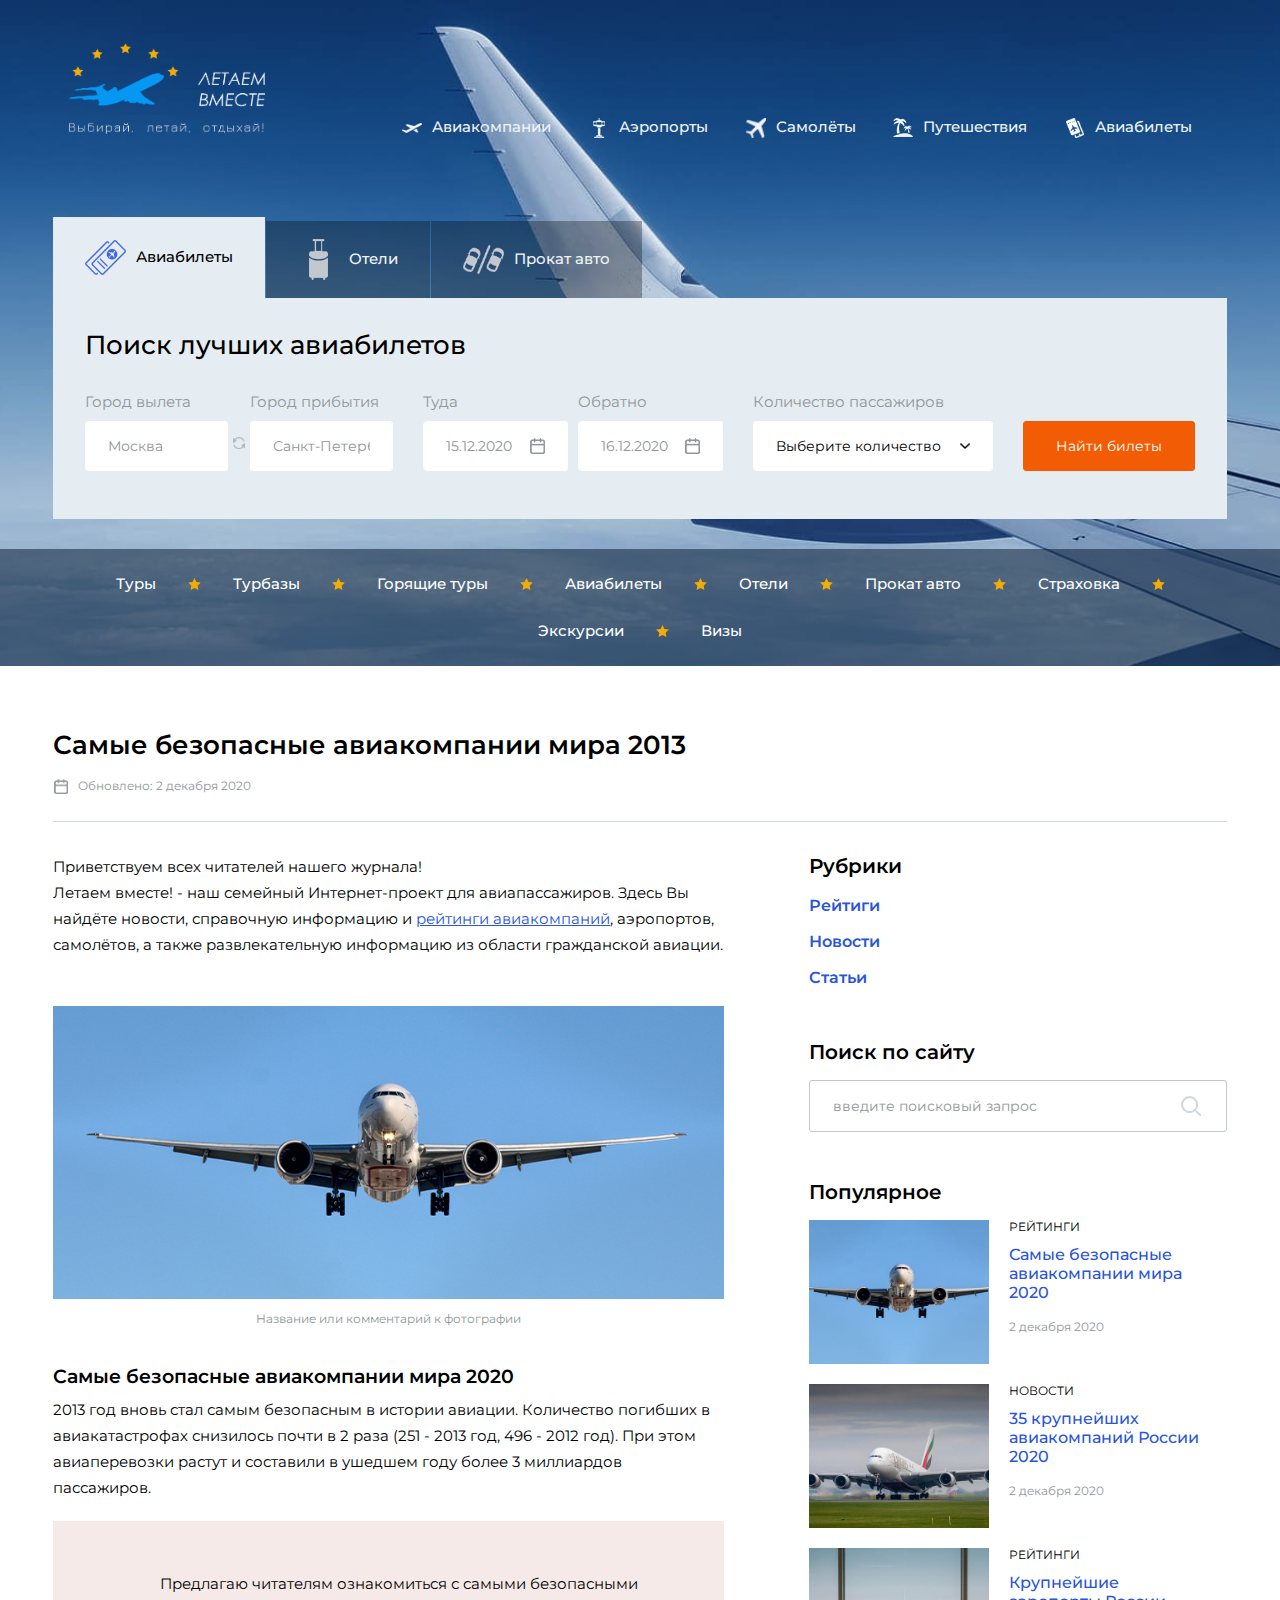
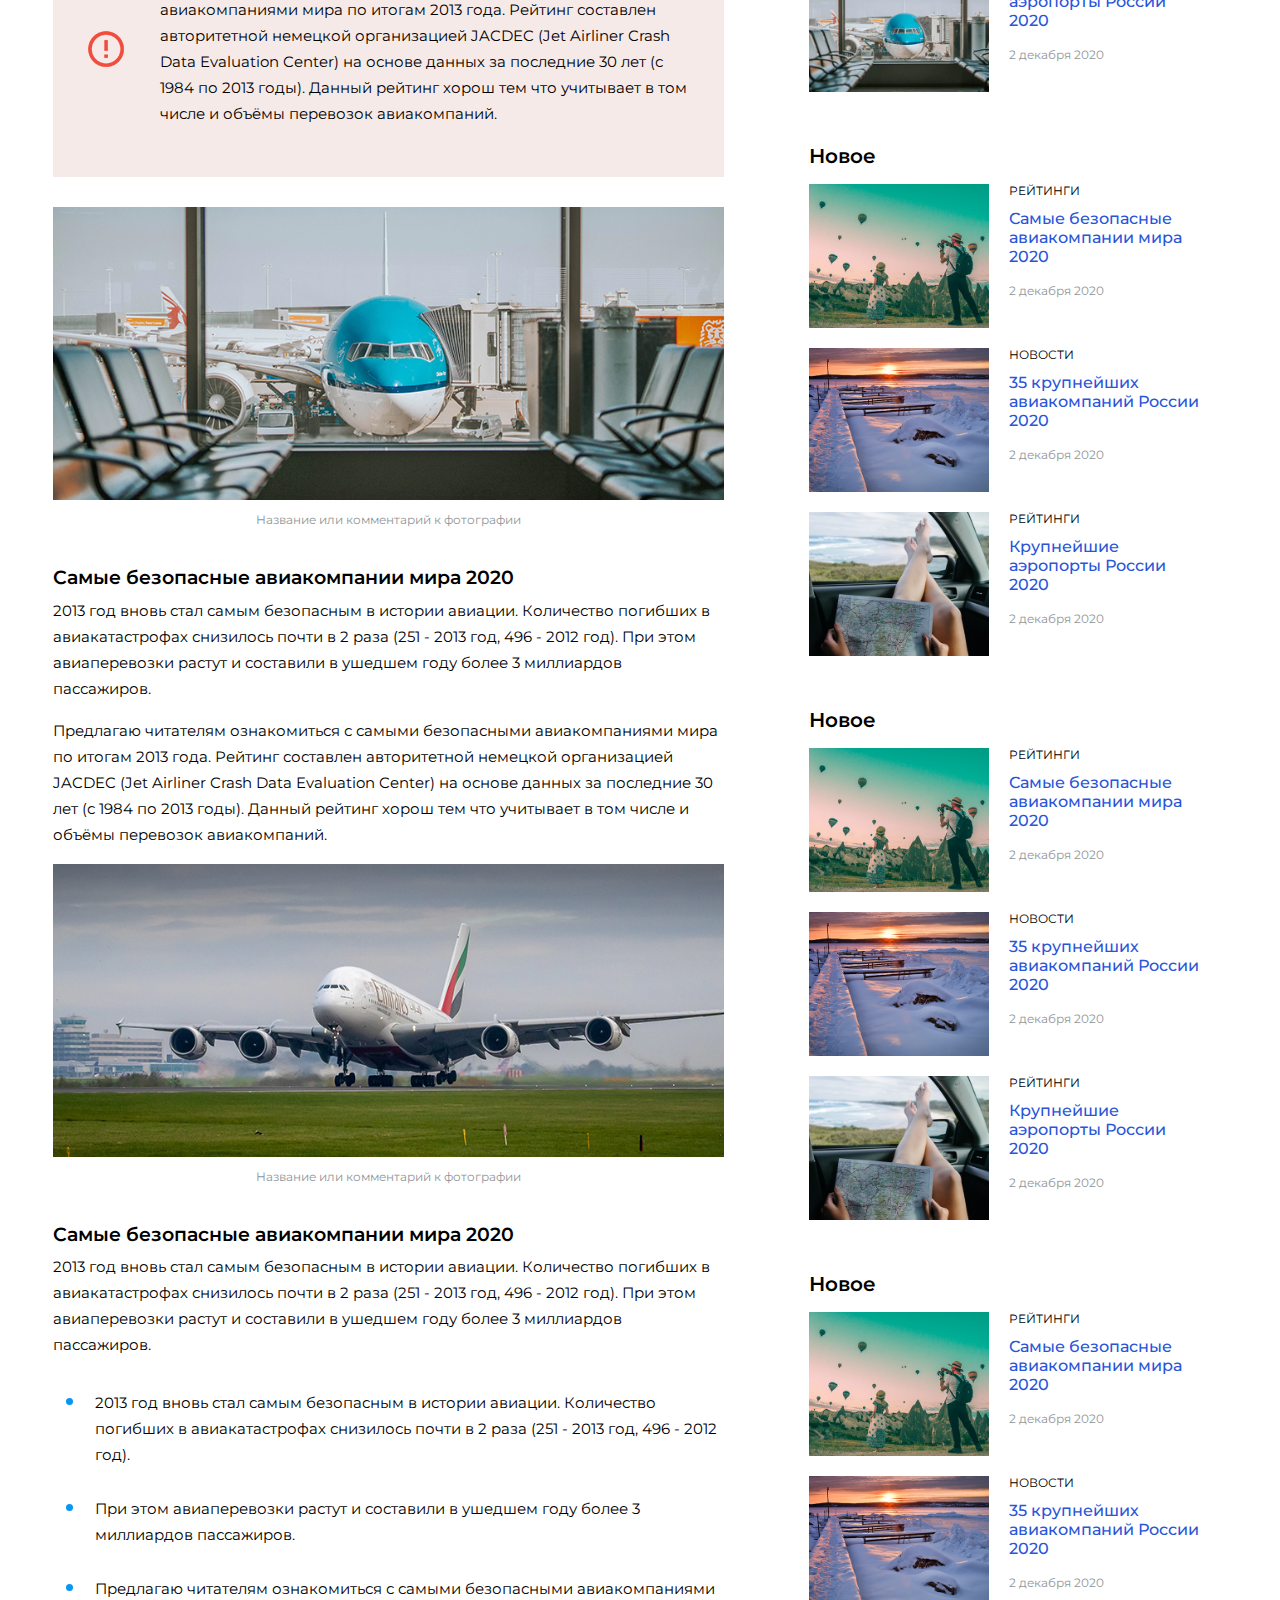
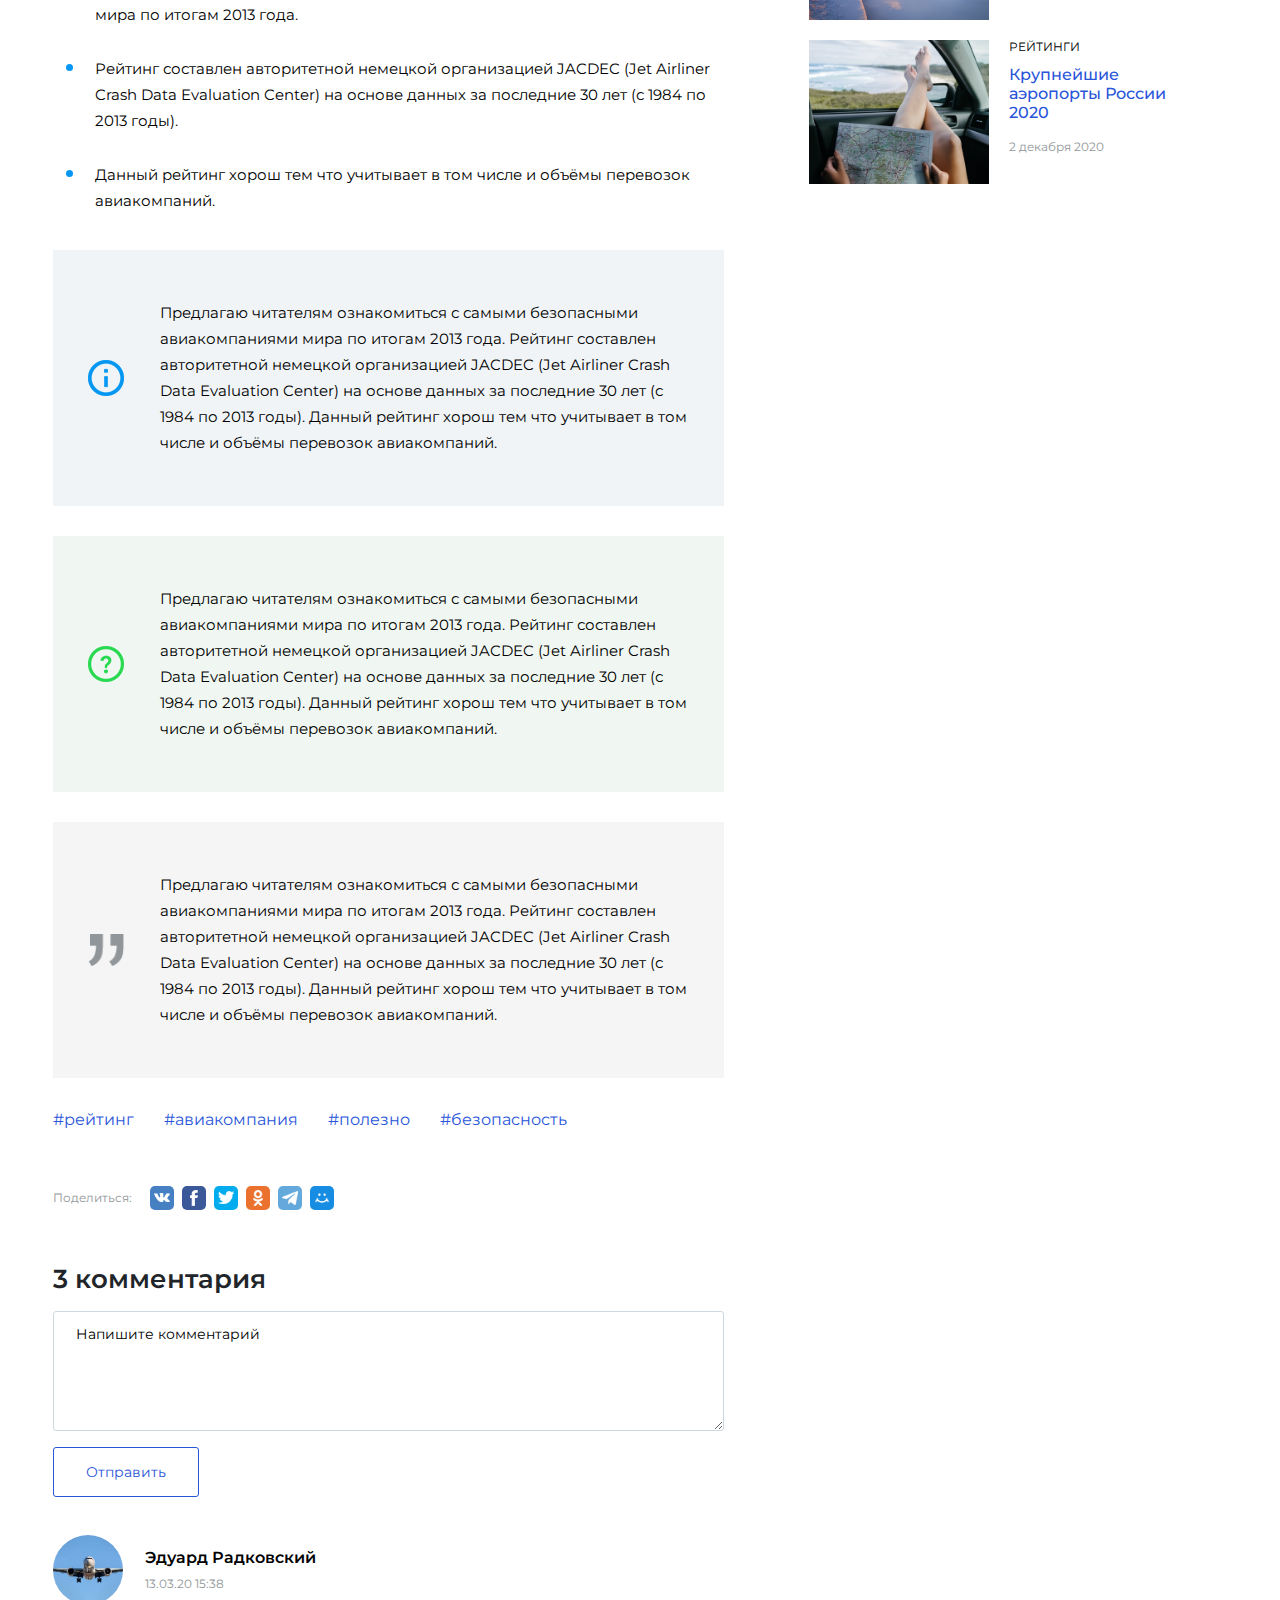
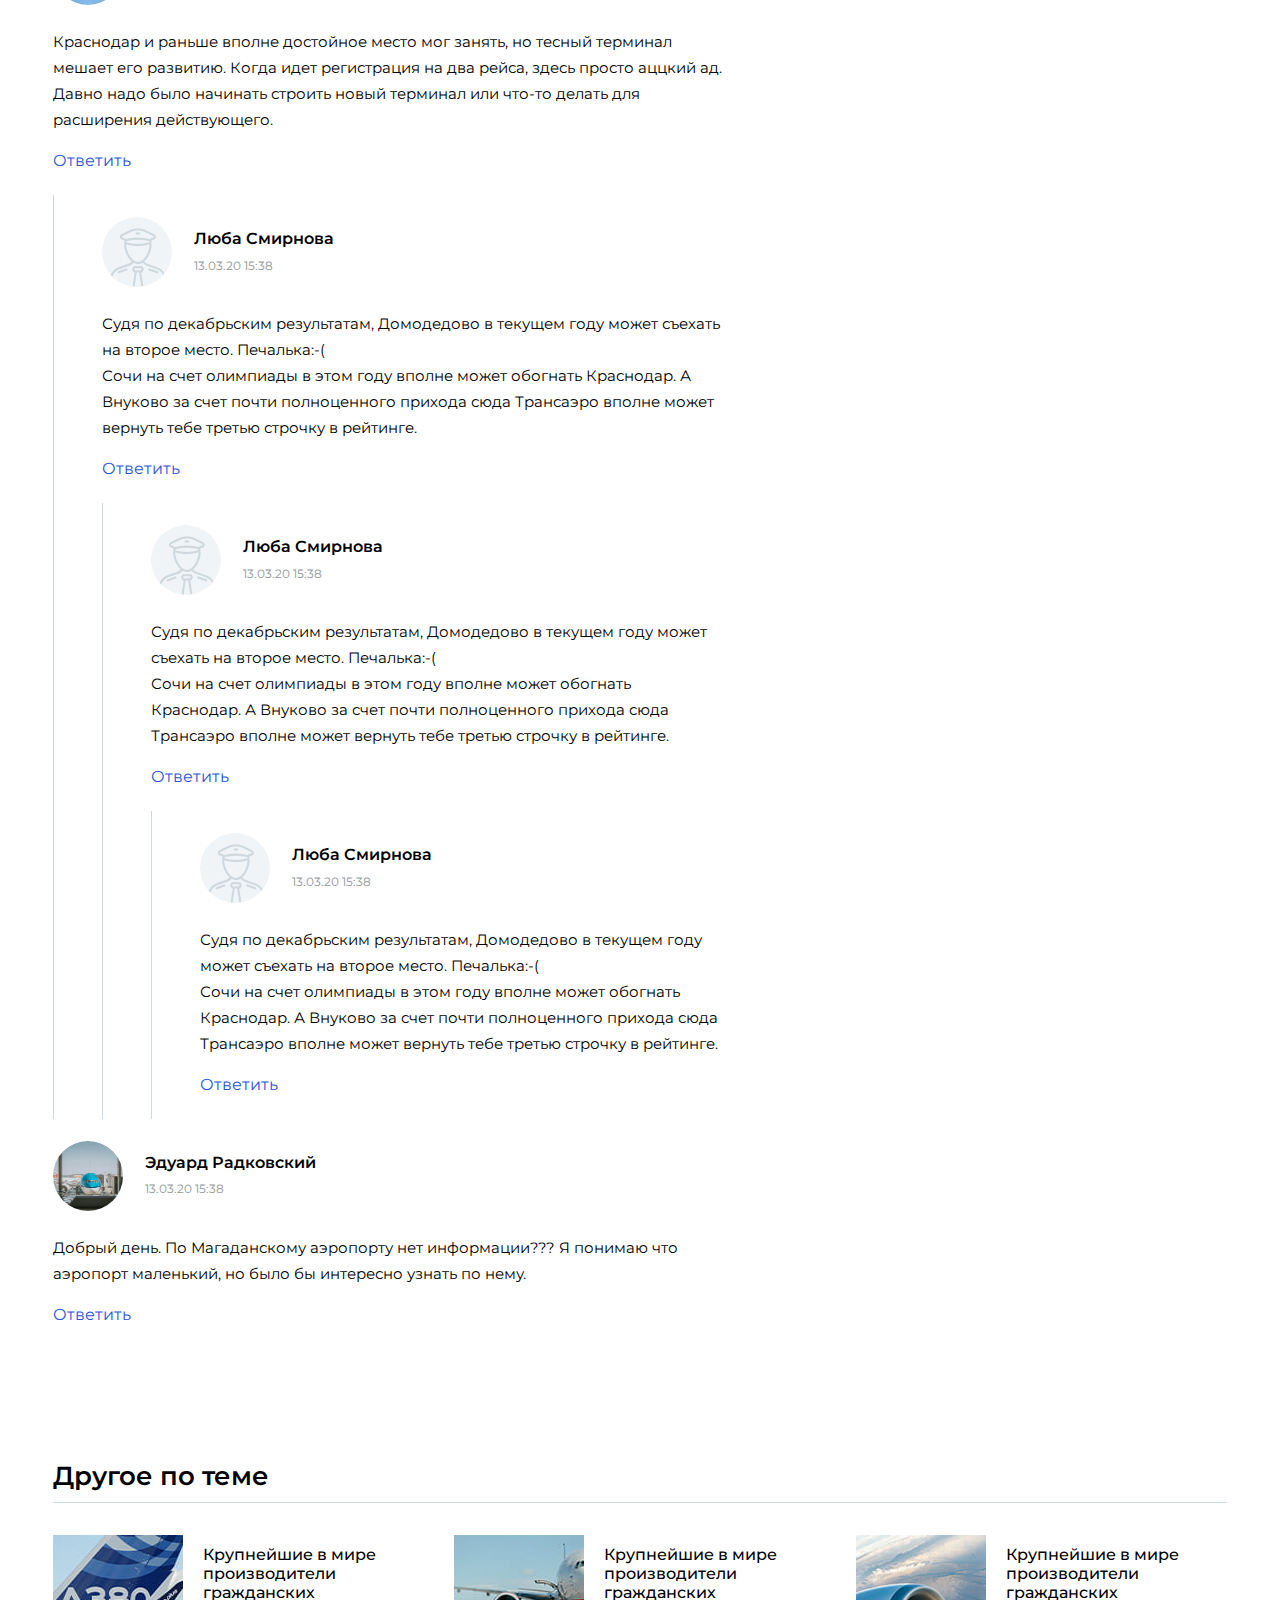
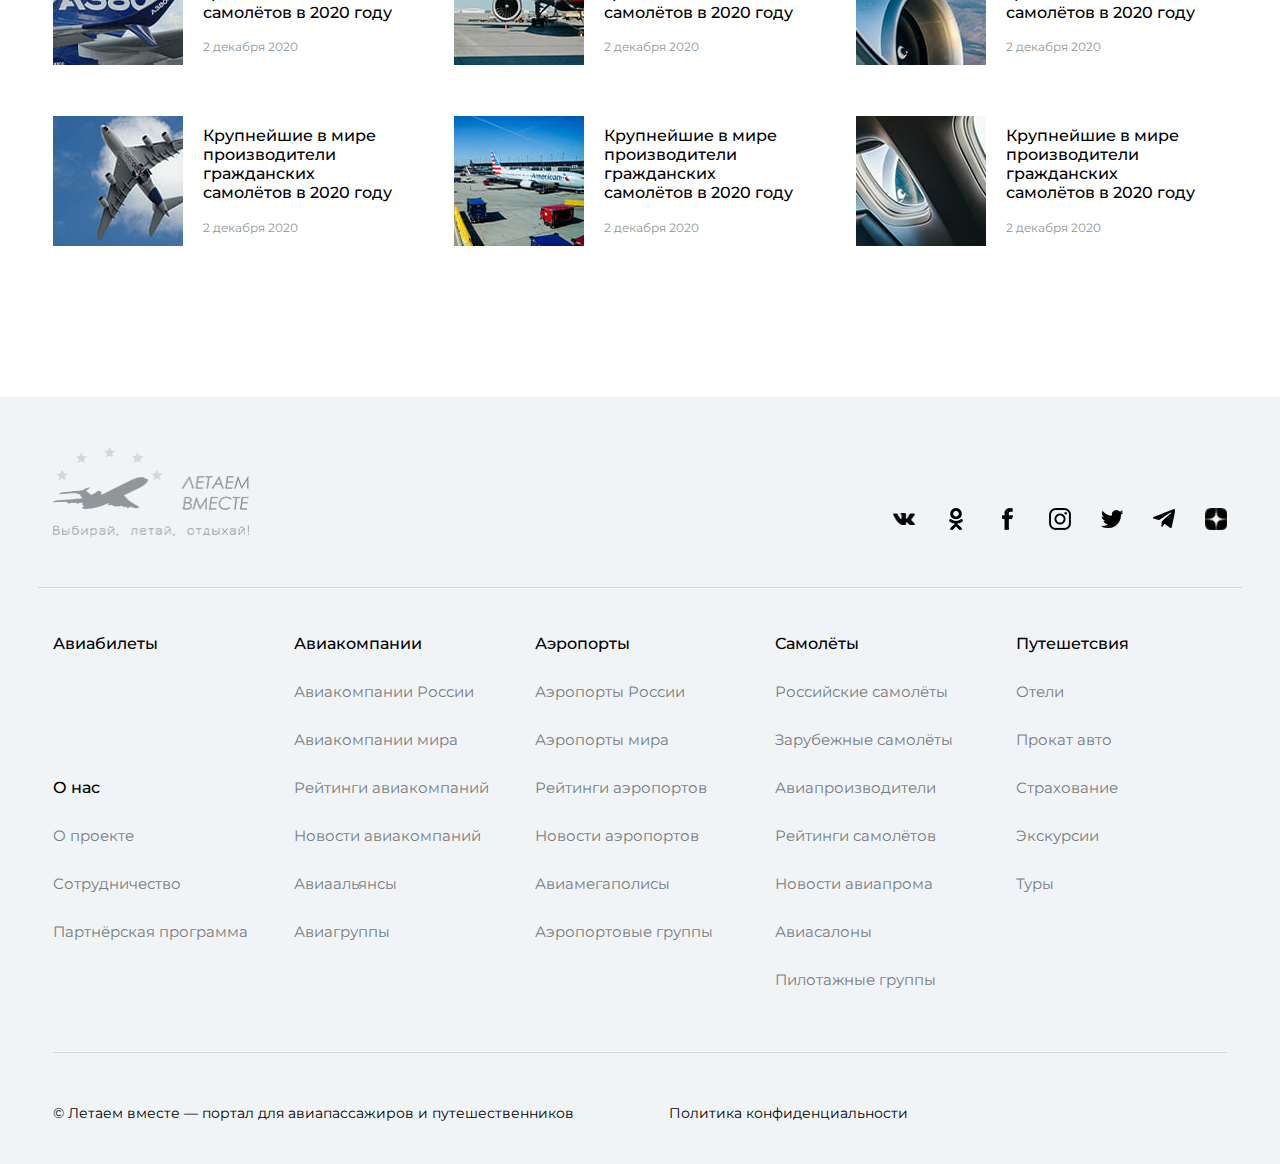
<file: item.html>
<!doctype html>
<html class="no-js" lang="ru">

    <head>
        <meta charset="utf-8">
        <meta http-equiv="x-ua-compatible" content="ie=edge">
        <title>Самые безопасные авиакомпании мира 2013 - Летаем вместе</title>
        <meta content="" name="description">
        <meta content="" name="keywords">
        <meta name="viewport" content="width=device-width, initial-scale=1">

        <meta content="telephone=no" name="format-detection">
        <!-- This make sence for mobile browsers. It means, that content has been optimized for mobile browsers -->
        <meta name="HandheldFriendly" content="true">


        <!--[if (gt IE 9)|!(IE)]><!-->
        <link href="static/css/main.min.css" rel="stylesheet" type="text/css">
        <!--<![endif]-->

        <meta property="og:title" content="" />
        <meta property="og:url" content="" />
        <meta property="og:description" content="" />
        <meta property="og:image" content="" />
        <meta property="og:image:type" content="image/jpeg" />
        <meta property="og:image:width" content="500" />
        <meta property="og:image:height" content="300" />
        <meta property="twitter:description" content="" />
        <link rel="image_src" href="" />
        <link rel="preconnect" href="https://fonts.gstatic.com">
        <link href="https://fonts.googleapis.com/css2?family=Montserrat:wght@100;200;300;400;500;600;700;800;900&display=swap" rel="stylesheet">

        <link rel="apple-touch-icon" sizes="180x180" href="apple-touch-icon.png">
        <link rel="icon" type="image/png" sizes="32x32" href="favicon-32x32.png">
        <link rel="icon" type="image/png" sizes="16x16" href="favicon-16x16.png">
        <link rel="manifest" href="site.webmanifest">
        <link rel="mask-icon" href="safari-pinned-tab.svg" color="#2955d9">
        <meta name="msapplication-TileColor" content="#2955d9">
        <meta name="theme-color" content="#ffffff">
        <link rel="icon" type="image/x-icon" href="favicon.ico">

        <script>
            (function(H){H.className=H.className.replace(/\bno-js\b/,'js')})(document.documentElement)
        </script>

        <script src="https://ajax.googleapis.com/ajax/libs/jquery/3.5.1/jquery.min.js"></script>
    </head>

    <body class="page" data-svg-icons-path="static/img/svg-sprite/svg-symbols.svg">


        <section class="section-header">
            <header class="header">
                <div class="container-fluid">
                    <nav class="navbar navbar-expand-lg flex-lg-nowrap align-items-lg-end">
                        <a href="index.html" class="navbar-brand">
                            <img src="static/img/general/logo.png" width="196px" alt="Летаем вместе">
                        </a>
                        <a href="#" class="nav-toggle d-lg-none"><span></span></a>
                        <div class="navbar-navigation mr-0 ml-auto" role="navigation">
                            <ul class="navbar-nav">
                                <li class="nav-item">
                                    <a href="#" class="nav-link">
                                        <i class="icon icon-airline"></i>
                                        <span>Авиакомпании</span>
                                    </a>
                                </li>
                                <li class="nav-item">
                                    <a href="#" class="nav-link">
                                        <i class="icon icon-airport"></i>
                                        <span>Аэропорты</span>
                                    </a>
                                </li>
                                <li class="nav-item">
                                    <a href="#" class="nav-link">
                                        <i class="icon icon-aircraft"></i>
                                        <span>Самолёты</span>
                                    </a>
                                </li>
                                <li class="nav-item">
                                    <a href="#" class="nav-link">
                                        <i class="icon icon-travels"></i>
                                        <span>Путешествия</span>
                                    </a>
                                </li>
                                <li class="nav-item">
                                    <a href="#" class="nav-link">
                                        <i class="icon icon-tickets"></i>
                                        <span>Авиабилеты</span>
                                    </a>
                                </li>
                            </ul>
                        </div>
                    </nav>
                </div>
            </header>

            <div class="container-fluid">
                <div class="search">
                    <ul class="nav nav-tabs search__tabs" id="search" role="tablist">
                        <li class="search__item" role="presentation">
                            <a class="search__link active" id="flights-tab" data-toggle="tab" href="#flights" role="tab" aria-controls="flights" aria-selected="true">
                                <i class="icon icon-flights"></i> Авиабилеты
                            </a>
                        </li>
                        <li class="search__item" role="presentation">
                            <a class="search__link" id="hotel-tab" data-toggle="tab" href="#hotel" role="tab" aria-controls="hotel" aria-selected="false">
                                <i class="icon icon-hotel"></i> Отели
                            </a>
                        </li>
                        <li class="search__item" role="presentation">
                            <a class="search__link" id="hire-tab" data-toggle="tab" href="#hire" role="tab" aria-controls="hire" aria-selected="false">
                                <i class="icon icon-hire"></i> Прокат авто
                            </a>
                        </li>
                    </ul>
                    <div class="tab-content search__content" id="myTabContent">
                        <div class="tab-pane fade show active" id="flights" role="tabpanel" aria-labelledby="flights-tab">
                            <h2 class="mb-4">Поиск лучших авиабилетов</h2>
                            <form class="search-form row align-items-end flex-xl-nowrap">
                                <div class="search-form__group search-form__group_place col-12 col-md-6 col-xl-auto">
                                    <div class="form-group">
                                        <label for="city-from">Город вылета</label>
                                        <input autocomplete="off" class="form-control" placeholder="Москва" name="city-from" id="city-from">
                                    </div>
                                    <div class="form-group_icon d-none d-sm-block">
                                        <div class="d-block" id="form-exchange">
                                            <i class="icon icon-exchange"></i>
                                        </div>
                                    </div>
                                    <div class="form-group">
                                        <label for="city-to">Город прибытия</label>
                                        <input autocomplete="off" class="form-control" placeholder="Санкт-Петербург" id="city-to" name="city-to">
                                    </div>
                                </div>
                                <div class="search-form__group search-form__group_date col-12 col-md-6 col-xl-auto">
                                    <div class="form-group">
                                        <label>Туда</label>
                                        <div class="input-group">
                                            <input autocomplete="off" type="text" class="form-control datepicker" placeholder="15.12.2020" aria-describedby="addon-from" id="from" name="from">
                                            <div class="input-group-append">
                                                <span class="input-group-text" id="addon-from"><i
                                            class="icon icon-calendar"></i></span>
                                            </div>
                                        </div>
                                    </div>
                                    <div class="form-group">
                                        <label>Обратно</label>
                                        <div class="input-group">
                                            <input autocomplete="off" type="text" class="form-control datepicker" placeholder="16.12.2020" aria-describedby="addon-back" id="back" name="back">
                                            <div class="input-group-append">
                                                <span class="input-group-text" id="addon-back"><i
                                            class="icon icon-calendar"></i></span>
                                            </div>
                                        </div>

                                    </div>
                                </div>
                                <div class="search-form__group col-12 col-sm-auto flex-grow-1">
                                    <div class="form-group">
                                        <label class="number">Количество пассажиров</label>
                                        <select class="search-select" data-style="form-control" name="number" id="number" title="Выберите количество" multiple>
                                            <optgroup label="Количество" data-max-options="1">
                                                <option value="1">1 пассажир</option>
                                                <option value="2">2 пассажира</option>
                                                <option value="3">3 пассажира</option>
                                                <option value="4">4 пассажира</option>
                                                <option value="5">5 пассажиров</option>
                                            </optgroup>
                                            <optgroup label="Класс" data-max-options="1">
                                                <option value="эконом">эконом</option>
                                                <option value="бизнес">бизнес</option>
                                            </optgroup>
                                        </select>
                                    </div>
                                </div>
                                <div class="form-group mr-sm-0 ml-sm-auto col-auto">
                                    <button type="submit" class="btn btn-secondary">Найти билеты</button>
                                </div>
                            </form>
                        </div>
                        <div class="tab-pane fade" id="hotel" role="tabpanel" aria-labelledby="hotel-tab">
                            <h2 class="mb-4">Поиск лучших отелей</h2>
                            <form class="search-form row align-items-end flex-xl-nowrap">
                                <div class="search-form__group search-form__group_place col-12 col-xl-auto">
                                    <div class="form-group w-100">
                                        <label for="city-hotel">Город</label>
                                        <input autocomplete="off" class="form-control" placeholder="Москва" name="city-hotel" id="city-hotel">
                                    </div>
                                </div>
                                <div class="search-form__group search-form__group_date col-12 col-xl-auto">
                                    <div class="form-group">
                                        <label>Дата прибытия</label>
                                        <div class="input-group">
                                            <input autocomplete="off" type="text" class="form-control datepicker" placeholder="15.12.2020" aria-describedby="addon-from-hotel" id="from-hotel" name="from-hotel">
                                            <div class="input-group-append">
                                                <span class="input-group-text" id="addon-there-hotel"><i
                                            class="icon icon-calendar"></i></span>
                                            </div>
                                        </div>
                                    </div>
                                    <div class="form-group">
                                        <label>Дата отъезда</label>
                                        <div class="input-group">
                                            <input autocomplete="off" type="text" class="form-control datepicker" placeholder="16.12.2020" aria-describedby="addon-back-hotel" id="back-hotel" name="back-hotel">
                                            <div class="input-group-append">
                                                <span class="input-group-text" id="addon-back-hotel"><i
                                            class="icon icon-calendar"></i></span>
                                            </div>
                                        </div>
                                    </div>
                                </div>
                                <div class="search-form__group col-12 col-sm-auto flex-grow-1">
                                    <div class="form-group">
                                        <label>Количество проживающих</label>
                                        <select class="search-select" multiple data-style="form-control" title="Выберите количество">
                                            <optgroup label="Количество взрослых" data-max-options="1">
                                                <option>1 взрослый</option>
                                                <option>2 взрослых</option>
                                                <option>3 взрослых</option>
                                                <option>4 взрослых</option>
                                            </optgroup>
                                            <optgroup label="Количество детей" data-max-options="1">
                                                <option>1 ребенок</option>
                                                <option>2 ребенка</option>
                                                <option>3 ребенка</option>
                                                <option>4 ребенка</option>
                                            </optgroup>
                                        </select>
                                    </div>
                                </div>
                                <div class="form-group mr-sm-0 ml-sm-auto col-12 col-sm-auto ">
                                    <button type="submit" class="btn btn-secondary">Найти отели</button>
                                </div>
                            </form>
                        </div>
                        <div class="tab-pane fade" id="hire" role="tabpanel" aria-labelledby="hire-tab">
                            <h2 class="mb-4">Поиск лучшего проката авто</h2>
                            <form class="search-form row align-items-end flex-xl-nowrap">
                                <div class="search-form__group search-form__group_place col-12 col-xl-auto">
                                    <div class="form-group w-100">
                                        <label for="city-hire">Город</label>
                                        <input autocomplete="off" class="form-control" placeholder="Москва" name="city-hire" id="city-hire">
                                    </div>
                                </div>
                                <div class="search-form__group search-form__group_date col-12 col-xl-auto">
                                    <div class="form-group">
                                        <label>Начало</label>
                                        <div class="input-group">
                                            <input autocomplete="off" type="text" class="form-control datepicker" placeholder="15.12.2020" aria-describedby="addon-from-hire" id="from-hire" name="from-hire">
                                            <div class="input-group-append">
                                                <span class="input-group-text" id="addon-there-hire"><i
                                            class="icon icon-calendar"></i></span>
                                            </div>
                                        </div>
                                    </div>
                                    <div class="form-group">
                                        <label>Окончание</label>
                                        <div class="input-group">
                                            <input autocomplete="off" type="text" class="form-control datepicker" placeholder="16.12.2020" aria-describedby="addon-back-hire" id="back-hire" name="back-hire">
                                            <div class="input-group-append">
                                                <span class="input-group-text" id="addon-back-hire"><i
                                            class="icon icon-calendar"></i></span>
                                            </div>
                                        </div>

                                    </div>
                                </div>
                                <div class="search-form__group col-12 col-sm-auto flex-grow-1">
                                    <div class="form-group">
                                        <label>Тип управления</label>
                                        <select class="search-select" multiple data-style="form-control" title="Выберите тип" data-max-options="1">
                                            <option>автомат</option>
                                            <option>механика</option>
                                        </select>
                                    </div>
                                </div>
                                <div class="form-group mr-sm-0 ml-sm-auto col-12 col-sm-auto">
                                    <button type="submit" class="btn btn-secondary">Найти прокат</button>
                                </div>
                            </form>
                        </div>
                    </div>
                </div>
            </div>
            <div class="catalog-menu">
                <div class="container-fluid">
                    <ul class="catalog-menu__list">
                        <li class="catalog-menu__item"><a href="#" class="catalog-menu__link">Туры</a>
                        </li>
                        <li class="catalog-menu__item"><a href="#" class="catalog-menu__link">Турбазы</a>
                        </li>
                        <li class="catalog-menu__item"><a href="#" class="catalog-menu__link">Горящие туры</a>
                        </li>
                        <li class="catalog-menu__item"><a href="#" class="catalog-menu__link">Авиабилеты</a>
                        </li>
                        <li class="catalog-menu__item"><a href="#" class="catalog-menu__link">Отели</a>
                        </li>
                        <li class="catalog-menu__item"><a href="#" class="catalog-menu__link">Прокат авто</a>
                        </li>
                        <li class="catalog-menu__item"><a href="#" class="catalog-menu__link">Страховка</a>
                        </li>
                        <li class="catalog-menu__item"><a href="#" class="catalog-menu__link">Экскурсии</a>
                        </li>
                        <li class="catalog-menu__item"><a href="#" class="catalog-menu__link">Визы</a>
                        </li>
                    </ul>
                </div>
            </div>
        </section>

        <section class="section my-sm-4" id="section-catalog">
            <div class="container-fluid">
                <div class="section__header">
                    <h1 class="mb-2">Самые безопасные авиакомпании мира 2013</h1>
                    <div class="date d-flex align-items-center mb-2"><i class="icon icon-calendar"></i>Обновлено: 2 декабря 2020
                    </div>
                </div>
                <div class="catalog">
                    <article class="catalog-article">
                        <p class="content mb-6">
                            Приветствуем всех читателей нашего журнала!
                            <br/>Летаем вместе! - наш семейный Интернет-проект для авиапассажиров. Здесь Вы найдёте новости, справочную информацию и <a href="catalog.html">рейтинги
                    авиакомпаний</a>, аэропортов, самолётов, а также развлекательную информацию из области гражданской авиации.
                        </p>
                        <div class="content">
                            <figure>
                                <img width="100%" src="static/img/content/item/item-1.jpg">
                                <figcaption>Название или комментарий к фотографии</figcaption>
                            </figure>
                            <h4>Самые безопасные авиакомпании мира 2020</h4>
                            <p>
                                2013 год вновь стал самым безопасным в истории авиации. Количество погибших в авиакатастрофах снизилось почти в 2 раза (251 - 2013 год, 496 - 2012 год). При этом авиаперевозки растут и составили в ушедшем году более 3 миллиардов пассажиров.
                            </p>
                            <div class="attention">
                                <p>Предлагаю читателям ознакомиться с самыми безопасными авиакомпаниями мира по итогам 2013 года. Рейтинг составлен авторитетной немецкой организацией JACDEC (Jet Airliner Crash Data Evaluation Center) на основе данных за
                                    последние 30 лет (с 1984 по 2013 годы). Данный рейтинг хорош тем что учитывает в том числе и объёмы перевозок авиакомпаний.</p>
                            </div>
                            <figure>
                                <img width="100%" src="static/img/content/item/item-2.jpg">
                                <figcaption>Название или комментарий к фотографии</figcaption>
                            </figure>

                            <h4>Самые безопасные авиакомпании мира 2020</h4>
                            <p>2013 год вновь стал самым безопасным в истории авиации. Количество погибших в авиакатастрофах снизилось почти в 2 раза (251 - 2013 год, 496 - 2012 год). При этом авиаперевозки растут и составили в ушедшем году более 3 миллиардов
                                пассажиров.</p>
                            <p>Предлагаю читателям ознакомиться с самыми безопасными авиакомпаниями мира по итогам 2013 года. Рейтинг составлен авторитетной немецкой организацией JACDEC (Jet Airliner Crash Data Evaluation Center) на основе данных за последние
                                30 лет (с 1984 по 2013 годы). Данный рейтинг хорош тем что учитывает в том числе и объёмы перевозок авиакомпаний.</p>
                            <figure>
                                <img width="100%" src="static/img/content/item/item-3.jpg">
                                <figcaption>Название или комментарий к фотографии</figcaption>
                            </figure>
                            <h4>Самые безопасные авиакомпании мира 2020</h4>
                            <p>2013 год вновь стал самым безопасным в истории авиации. Количество погибших в авиакатастрофах снизилось почти в 2 раза (251 - 2013 год, 496 - 2012 год). При этом авиаперевозки растут и составили в ушедшем году более 3 миллиардов
                                пассажиров.</p>
                            <ul>
                                <li>2013 год вновь стал самым безопасным в истории авиации. Количество погибших в авиакатастрофах снизилось почти в 2 раза (251 - 2013 год, 496 - 2012 год).
                                </li>
                                <li>При этом авиаперевозки растут и составили в ушедшем году более 3 миллиардов пассажиров.</li>
                                <li>Предлагаю читателям ознакомиться с самыми безопасными авиакомпаниями мира по итогам 2013 года.
                                </li>
                                <li>Рейтинг составлен авторитетной немецкой организацией JACDEC (Jet Airliner Crash Data Evaluation Center) на основе данных за последние 30 лет (с 1984 по 2013 годы).
                                </li>
                                <li>Данный рейтинг хорош тем что учитывает в том числе и объёмы перевозок авиакомпаний.</li>
                            </uL>
                            <div class="attention attention-light">
                                <p>Предлагаю читателям ознакомиться с самыми безопасными авиакомпаниями мира по итогам 2013 года. Рейтинг составлен авторитетной немецкой организацией JACDEC (Jet Airliner Crash Data Evaluation Center) на основе данных за
                                    последние 30 лет (с 1984 по 2013 годы). Данный рейтинг хорош тем что учитывает в том числе и объёмы перевозок авиакомпаний.</p>
                            </div>
                            <div class="attention attention-question">
                                <p>Предлагаю читателям ознакомиться с самыми безопасными авиакомпаниями мира по итогам 2013 года. Рейтинг составлен авторитетной немецкой организацией JACDEC (Jet Airliner Crash Data Evaluation Center) на основе данных за
                                    последние 30 лет (с 1984 по 2013 годы). Данный рейтинг хорош тем что учитывает в том числе и объёмы перевозок авиакомпаний.</p>
                            </div>
                            <blockquote>
                                <p>Предлагаю читателям ознакомиться с самыми безопасными авиакомпаниями мира по итогам 2013 года. Рейтинг составлен авторитетной немецкой организацией JACDEC (Jet Airliner Crash Data Evaluation Center) на основе данных за
                                    последние 30 лет (с 1984 по 2013 годы). Данный рейтинг хорош тем что учитывает в том числе и объёмы перевозок авиакомпаний.</p>
                            </blockquote>
                        </div>
                        <div class="tags row ">
                            <a href="#" class="tags__item col-auto">#рейтинг</a>
                            <a href="#" class="tags__item col-auto">#авиакомпания</a>
                            <a href="#" class="tags__item col-auto">#полезно</a>
                            <a href="#" class="tags__item col-auto">#безопасность</a>
                        </div>
                        <div class="repost my-4">
                            <h5>Поделиться:</h5>
                            <a href="#" class="vk"><i class="icon icon-vk"></i></a>
                            <a href="#" class="facebook"><i class="icon icon-facebook"></i></a>
                            <a href="#" class="twitter"><i class="icon icon-twitter"></i></a>
                            <a href="#" class="odnoklassniki"><i class="icon icon-ok"></i></a>
                            <a href="#" class="telegram"><i class="icon icon-telegram"></i></a>
                            <a href="#" class="mail"><i class="icon icon-mail"></i></a>
                        </div>
                        <div class="comments mt-4">
                            <h2 class="font-semi mb-2">3 комментария</h2>
                            <form class="comments-form mb-1">
                                <div class="form-group">
                                    <textarea class="form-control" id="comment" name="comment">Напишите комментарий</textarea>
                                </div>
                                <div class="form-group">
                                    <a href="#" class="btn btn-outline-primary">Отправить</a>
                                </div>
                            </form>
                            <ul class="comments-list">
                                <li>
                                    <div class="comments-list__item">
                                        <div class="comments-list__title">
                                            <figure class="comments-list__img" style="background-image: url('static/img/content/catalog/catalog-1.jpg')"></figure>
                                            <div>
                                                <h5>Эдуард Радковский</h5>
                                                <p class="date">13.03.20 15:38</p>
                                            </div>
                                        </div>
                                        <div class="content">
                                            <p>Краснодар и раньше вполне достойное место мог занять, но тесный терминал мешает его развитию. Когда идет регистрация на два рейса, здесь просто аццкий ад. Давно надо было начинать строить новый терминал или
                                                что-то делать для расширения действующего.</p>
                                        </div>
                                        <a href="#" class="comments-list__answer" data-form="false">Ответить</a>
                                    </div>
                                    <ul>
                                        <li>
                                            <div class="comments-list__item">
                                                <div class="comments-list__title">
                                                    <figure class="comments-list__img" style="background-image: url('static/img/general/person.jpg')"></figure>
                                                    <div>
                                                        <h5>Люба Смирнова</h5>
                                                        <p class="date">13.03.20 15:38</p>
                                                    </div>
                                                </div>
                                                <div class="content">
                                                    <p>Судя по декабрьским результатам, Домодедово в текущем году может съехать на второе место. Печалька:-(
                                                    </p>
                                                    <p>Сочи на счет олимпиады в этом году вполне может обогнать Краснодар. А Внуково за счет почти полноценного прихода сюда Трансаэро вполне может вернуть тебе третью строчку в рейтинге.
                                                    </p>
                                                </div>
                                                <a href="#" class="comments-list__answer" data-form="false">Ответить</a>
                                            </div>
                                            <ul>
                                                <li>
                                                    <div class="comments-list__item">
                                                        <div class="comments-list__title">
                                                            <figure class="comments-list__img" style="background-image: url('static/img/general/person.jpg')"></figure>
                                                            <div>
                                                                <h5>Люба Смирнова</h5>
                                                                <p class="date">13.03.20 15:38</p>
                                                            </div>
                                                        </div>
                                                        <div class="content">
                                                            <p>Судя по декабрьским результатам, Домодедово в текущем году может съехать на второе место. Печалька:-(
                                                            </p>
                                                            <p>Сочи на счет олимпиады в этом году вполне может обогнать Краснодар. А Внуково за счет почти полноценного прихода сюда Трансаэро вполне может вернуть тебе третью строчку в рейтинге.
                                                            </p>
                                                        </div>
                                                        <a href="#" class="comments-list__answer" data-form="false">Ответить</a>
                                                    </div>
                                                    <ul>
                                                        <li>
                                                            <div class="comments-list__item">
                                                                <div class="comments-list__title">
                                                                    <figure class="comments-list__img" style="background-image: url('static/img/general/person.jpg')"></figure>
                                                                    <div>
                                                                        <h5>Люба Смирнова</h5>
                                                                        <p class="date">13.03.20 15:38</p>
                                                                    </div>
                                                                </div>
                                                                <div class="content">
                                                                    <p>Судя по декабрьским результатам, Домодедово в текущем году может съехать на второе место. Печалька:-(
                                                                    </p>
                                                                    <p>Сочи на счет олимпиады в этом году вполне может обогнать Краснодар. А Внуково за счет почти полноценного прихода сюда Трансаэро вполне может вернуть тебе третью строчку в рейтинге.
                                                                    </p>
                                                                </div>
                                                                <a href="#" class="comments-list__answer" data-form="false">Ответить</a>
                                                            </div>
                                                        </li>
                                                    </ul>
                                                </li>
                                            </ul>
                                        </li>
                                    </ul>
                                </li>
                                <li>
                                    <div class="comments-list__item">
                                        <div class="comments-list__title">
                                            <figure class="comments-list__img" style="background-image: url('static/img/content/catalog/catalog-3.jpg')"></figure>
                                            <div>
                                                <h5>Эдуард Радковский</h5>
                                                <p class="date">13.03.20 15:38</p>
                                            </div>
                                        </div>
                                        <div class="content">
                                            <p>Добрый день. По Магаданскому аэропорту нет информации??? Я понимаю что аэропорт маленький, но было бы интересно узнать по нему.</p>
                                        </div>
                                        <a href="#" class="comments-list__answer" data-form="false">Ответить</a>
                                    </div>
                                </li>
                            </ul>
                        </div>

                    </article>
                    <aside class="catalog-aside">
                        <h3 class="mb-2">Рубрики</h3>
                        <ul class="catalog-aside-nav">
                            <li class="catalog-aside-nav__item">
                                <a href="#" class="catalog-aside-nav__link">Рейтиги</a>
                            </li>
                            <li class="catalog-aside-nav__item">
                                <a href="#" class="catalog-aside-nav__link">Новости</a>
                            </li>
                            <li class="catalog-aside-nav__item">
                                <a href="#" class="catalog-aside-nav__link">Статьи</a>
                            </li>
                        </ul>
                    </aside>

                    <aside class="catalog-aside">
                        <h3 class="mb-2">Поиск по сайту</h3>
                        <form type="search" class="catalog-aside-search">
                            <div class="input-group mb-6">
                                <input type="text" class="form-control" placeholder="введите поисковый запрос">
                                <div class="input-group-append pr-3">
                                    <button class="btn px-0" type="submit"><i class="icon icon-search"></i>
                                    </button>
                                </div>
                            </div>
                        </form>
                    </aside>

                    <aside class="catalog-aside">
                        <h3 class="mb-2">Популярное</h3>
                        <div class="card  card-small card-popular">
                            <a href="#">
                                <figure class="card__img" style="background-image: url('static/img/content/catalog/catalog-1.jpg');"></figure>
                            </a>
                            <div class="card__caption">
                                <a href="#"><h4 class="card__type">Рейтинги</h4></a>
                                <a href="#"><h4 class="card__title">Самые безопасные авиакомпании мира 2020</h4></a>
                                <p class="date">2 декабря 2020</p>
                                <p class="content card__text" data-dot>2020 год вновь стал самым безопасным в истории авиации. Количество погибших в авиакатастрофах снизилось почти в 2 раза</p>
                            </div>
                        </div>
                        <div class="card  card-small card-popular">
                            <a href="#">
                                <figure class="card__img" style="background-image: url('static/img/content/catalog/catalog-2.jpg');"></figure>
                            </a>
                            <div class="card__caption">
                                <a href="#"><h4 class="card__type">Новости</h4></a>
                                <a href="#"><h4 class="card__title">35 крупнейших авиакомпаний России 2020</h4></a>
                                <p class="date">2 декабря 2020</p>
                                <p class="content card__text" data-dot>В 2013 году российские авиакомпании перевезли 84,6 миллиона пассажиров. Рост по сравнению с 2012 годом составил 14% или 10,6 миллионов пассажиров пассажиров</p>
                            </div>
                        </div>
                        <div class="card  card-small card-popular">
                            <a href="#">
                                <figure class="card__img" style="background-image: url('static/img/content/catalog/catalog-3.jpg');"></figure>
                            </a>
                            <div class="card__caption">
                                <a href="#"><h4 class="card__type">Рейтинги</h4></a>
                                <a href="#"><h4 class="card__title">Крупнейшие аэропорты России 2020</h4></a>
                                <p class="date">2 декабря 2020</p>
                                <p class="content card__text" data-dot>Представляем вашему вниманию итоги аэропортов России в 2013 году. Аэропорты ранжированы по количеству пассажиров</p>
                            </div>
                        </div>
                    </aside>

                    <aside class="catalog-aside">
                        <h3 class="mb-2 mt-4">Новое</h3>
                        <div class="card  card-small card-popular">
                            <a href="#">
                                <figure class="card__img" style="background-image: url('static/img/content/news/news-1.jpg');"></figure>
                            </a>
                            <div class="card__caption">
                                <a href="#"><h4 class="card__type">Рейтинги</h4></a>
                                <a href="#"><h4 class="card__title">Самые безопасные авиакомпании мира 2020</h4></a>
                                <p class="date">2 декабря 2020</p>
                                <p class="content card__text" data-dot>2020 год вновь стал самым безопасным в истории авиации. Количество погибших в авиакатастрофах снизилось почти в 2 раза</p>
                            </div>
                        </div>
                        <div class="card  card-small card-popular">
                            <a href="#">
                                <figure class="card__img" style="background-image: url('static/img/content/news/news-2.jpg');"></figure>
                            </a>
                            <div class="card__caption">
                                <a href="#"><h4 class="card__type">Новости</h4></a>
                                <a href="#"><h4 class="card__title">35 крупнейших авиакомпаний России 2020</h4></a>
                                <p class="date">2 декабря 2020</p>
                                <p class="content card__text" data-dot>В 2013 году российские авиакомпании перевезли 84,6 миллиона пассажиров. Рост по сравнению с 2012 годом составил 14% или 10,6 миллионов пассажиров пассажиров</p>
                            </div>
                        </div>
                        <div class="card  card-small card-popular">
                            <a href="#">
                                <figure class="card__img" style="background-image: url('static/img/content/news/news-3.jpg');"></figure>
                            </a>
                            <div class="card__caption">
                                <a href="#"><h4 class="card__type">Рейтинги</h4></a>
                                <a href="#"><h4 class="card__title">Крупнейшие аэропорты России 2020</h4></a>
                                <p class="date">2 декабря 2020</p>
                                <p class="content card__text" data-dot>Представляем вашему вниманию итоги аэропортов России в 2013 году. Аэропорты ранжированы по количеству пассажиров</p>
                            </div>
                        </div>
                    </aside>
                    <aside class="catalog-aside">
                        <h3 class="mb-2 mt-4">Новое</h3>
                        <div class="card  card-small card-popular">
                            <a href="#">
                                <figure class="card__img" style="background-image: url('static/img/content/news/news-1.jpg');"></figure>
                            </a>
                            <div class="card__caption">
                                <a href="#"><h4 class="card__type">Рейтинги</h4></a>
                                <a href="#"><h4 class="card__title">Самые безопасные авиакомпании мира 2020</h4></a>
                                <p class="date">2 декабря 2020</p>
                                <p class="content card__text" data-dot>2020 год вновь стал самым безопасным в истории авиации. Количество погибших в авиакатастрофах снизилось почти в 2 раза</p>
                            </div>
                        </div>
                        <div class="card  card-small card-popular">
                            <a href="#">
                                <figure class="card__img" style="background-image: url('static/img/content/news/news-2.jpg');"></figure>
                            </a>
                            <div class="card__caption">
                                <a href="#"><h4 class="card__type">Новости</h4></a>
                                <a href="#"><h4 class="card__title">35 крупнейших авиакомпаний России 2020</h4></a>
                                <p class="date">2 декабря 2020</p>
                                <p class="content card__text" data-dot>В 2013 году российские авиакомпании перевезли 84,6 миллиона пассажиров. Рост по сравнению с 2012 годом составил 14% или 10,6 миллионов пассажиров пассажиров</p>
                            </div>
                        </div>
                        <div class="card  card-small card-popular">
                            <a href="#">
                                <figure class="card__img" style="background-image: url('static/img/content/news/news-3.jpg');"></figure>
                            </a>
                            <div class="card__caption">
                                <a href="#"><h4 class="card__type">Рейтинги</h4></a>
                                <a href="#"><h4 class="card__title">Крупнейшие аэропорты России 2020</h4></a>
                                <p class="date">2 декабря 2020</p>
                                <p class="content card__text" data-dot>Представляем вашему вниманию итоги аэропортов России в 2013 году. Аэропорты ранжированы по количеству пассажиров</p>
                            </div>
                        </div>
                    </aside>
                    <aside class="catalog-aside">
                        <h3 class="mb-2 mt-4">Новое</h3>
                        <div class="card  card-small card-popular">
                            <a href="#">
                                <figure class="card__img" style="background-image: url('static/img/content/news/news-1.jpg');"></figure>
                            </a>
                            <div class="card__caption">
                                <a href="#"><h4 class="card__type">Рейтинги</h4></a>
                                <a href="#"><h4 class="card__title">Самые безопасные авиакомпании мира 2020</h4></a>
                                <p class="date">2 декабря 2020</p>
                                <p class="content card__text" data-dot>2020 год вновь стал самым безопасным в истории авиации. Количество погибших в авиакатастрофах снизилось почти в 2 раза</p>
                            </div>
                        </div>
                        <div class="card  card-small card-popular">
                            <a href="#">
                                <figure class="card__img" style="background-image: url('static/img/content/news/news-2.jpg');"></figure>
                            </a>
                            <div class="card__caption">
                                <a href="#"><h4 class="card__type">Новости</h4></a>
                                <a href="#"><h4 class="card__title">35 крупнейших авиакомпаний России 2020</h4></a>
                                <p class="date">2 декабря 2020</p>
                                <p class="content card__text" data-dot>В 2013 году российские авиакомпании перевезли 84,6 миллиона пассажиров. Рост по сравнению с 2012 годом составил 14% или 10,6 миллионов пассажиров пассажиров</p>
                            </div>
                        </div>
                        <div class="card  card-small card-popular">
                            <a href="#">
                                <figure class="card__img" style="background-image: url('static/img/content/news/news-3.jpg');"></figure>
                            </a>
                            <div class="card__caption">
                                <a href="#"><h4 class="card__type">Рейтинги</h4></a>
                                <a href="#"><h4 class="card__title">Крупнейшие аэропорты России 2020</h4></a>
                                <p class="date">2 декабря 2020</p>
                                <p class="content card__text" data-dot>Представляем вашему вниманию итоги аэропортов России в 2013 году. Аэропорты ранжированы по количеству пассажиров</p>
                            </div>
                        </div>
                    </aside>
                </div>
            </div>
        </section>

        <section class="section my-sm-4" id="section-interested">
            <div class="container-fluid">
                <div class="section__header">
                    <h1>Другое по теме</h1>
                </div>
                <div class="index-cards">
                    <div class="row">
                        <div class="card card-small col-lg-4 col-sm-6">
                            <a href="#">
                                <figure class="card__img" style="background-image: url('static/img/content/catalog/catalog-4.jpg');"></figure>
                            </a>
                            <div class="card__caption">
                                <a href="#"><h4 class="card__title">Крупнейшие в мире производители гражданских самолётов в 2020 году</h4></a>
                                <p class="date">2 декабря 2020</p>
                                <p class="content card__text" data-dot>Представляем вашему вниманию итоги аэропортов России в 2013 году. Аэропорты ранжированы по количеству пассажиров</p>
                            </div>
                        </div>
                        <div class="card card-small col-lg-4 col-sm-6">
                            <a href="#">
                                <figure class="card__img" style="background-image: url('static/img/content/catalog/catalog-5.jpg');"></figure>
                            </a>
                            <div class="card__caption">
                                <a href="#"><h4 class="card__title">Крупнейшие в мире производители гражданских самолётов в 2020 году</h4></a>
                                <p class="date">2 декабря 2020</p>
                                <p class="content card__text" data-dot>Представляем вашему вниманию итоги аэропортов России в 2013 году. Аэропорты ранжированы по количеству пассажиров</p>
                            </div>
                        </div>
                        <div class="card card-small col-lg-4 col-sm-6">
                            <a href="#">
                                <figure class="card__img" style="background-image: url('static/img/content/catalog/catalog-6.jpg');"></figure>
                            </a>
                            <div class="card__caption">
                                <a href="#"><h4 class="card__title">Крупнейшие в мире производители гражданских самолётов в 2020 году</h4></a>
                                <p class="date">2 декабря 2020</p>
                                <p class="content card__text" data-dot>Представляем вашему вниманию итоги аэропортов России в 2013 году. Аэропорты ранжированы по количеству пассажиров</p>
                            </div>
                        </div>
                        <div class="card card-small col-lg-4 col-sm-6">
                            <a href="#">
                                <figure class="card__img" style="background-image: url('static/img/content/catalog/catalog-7.jpg');"></figure>
                            </a>
                            <div class="card__caption">
                                <a href="#"><h4 class="card__title">Крупнейшие в мире производители гражданских самолётов в 2020 году</h4></a>
                                <p class="date">2 декабря 2020</p>
                                <p class="content card__text" data-dot>Представляем вашему вниманию итоги аэропортов России в 2013 году. Аэропорты ранжированы по количеству пассажиров</p>
                            </div>
                        </div>
                        <div class="card card-small col-lg-4 col-sm-6">
                            <a href="#">
                                <figure class="card__img" style="background-image: url('static/img/content/catalog/catalog-8.jpg');"></figure>
                            </a>
                            <div class="card__caption">
                                <a href="#"><h4 class="card__title">Крупнейшие в мире производители гражданских самолётов в 2020 году</h4></a>
                                <p class="date">2 декабря 2020</p>
                                <p class="content card__text" data-dot>Представляем вашему вниманию итоги аэропортов России в 2013 году. Аэропорты ранжированы по количеству пассажиров</p>
                            </div>
                        </div>
                        <div class="card card-small col-lg-4 col-sm-6">
                            <a href="#">
                                <figure class="card__img" style="background-image: url('static/img/content/catalog/catalog-9.jpg');"></figure>
                            </a>
                            <div class="card__caption">
                                <a href="#"><h4 class="card__title">Крупнейшие в мире производители гражданских самолётов в 2020 году</h4></a>
                                <p class="date">2 декабря 2020</p>
                                <p class="content card__text" data-dot>Представляем вашему вниманию итоги аэропортов России в 2013 году. Аэропорты ранжированы по количеству пассажиров</p>
                            </div>
                        </div>
                    </div>
                </div>

            </div>
        </section>


        <footer class="page__footer">
            <div class="container-fluid">
                <div class="footer">
                    <div class="row footer-top border-bottom">
                        <figure class="footer-top__logo col-auto pr-4">
                            <img src="static/img/general/footer-logo.png" width="196px" alt="Летаем вместе">
                        </figure>
                        <div class="col-auto">
                            <div class="social mt-4">
                                <a href="#" class="">
                                    <i class="icon icon-vk"></i>
                                </a>
                                <a href="#" class="">
                                    <i class="icon icon-ok"></i>
                                </a>
                                <a href="#" class="">
                                    <i class="icon icon-facebook"></i>
                                </a>
                                <a href="#" class="">
                                    <i class="icon icon-instagram"></i>
                                </a>
                                <a href="#" class="">
                                    <i class="icon icon-twitter"></i>
                                </a>
                                <a href="#" class="">
                                    <i class="icon icon-telegram"></i>
                                </a>
                                <a href="#" class="">
                                    <i class="icon icon-dzen"></i>
                                </a>
                            </div>
                        </div>
                    </div>
                    <nav class="footer-nav border-bottom">
                        <div class="footer-nav__item">
                            <ul class="footer-nav__list">
                                <li>Авиабилеты</li>
                            </ul>
                            <ul class="footer-nav__list mt-lg-auto mb-lg-8">
                                <li>О нас</li>
                                <li><a href="#">О проекте</a>
                                </li>
                                <li><a href="#">Сотрудничество</a>
                                </li>
                                <li><a href="#">Партнёрская программа</a>
                                </li>
                            </ul>
                        </div>
                        <div class="footer-nav__item">
                            <ul class="footer-nav__list ">
                                <li>Авиакомпании</li>
                                <li><a href="#">Авиакомпании России</a>
                                </li>
                                <li><a href="#">Авиакомпании мира</a>
                                </li>
                                <li><a href="#">Рейтинги авиакомпаний</a>
                                </li>
                                <li><a href="#">Новости авиакомпаний</a>
                                </li>
                                <li><a href="#">Авиаальянсы</a>
                                </li>
                                <li><a href="#">Авиагруппы</a>
                                </li>
                            </ul>
                        </div>
                        <div class="footer-nav__item">
                            <ul class="footer-nav__list ">
                                <li>Аэропорты</li>
                                <li><a href="#">Аэропорты России</a>
                                </li>
                                <li><a href="#">Аэропорты мира</a>
                                </li>
                                <li><a href="#">Рейтинги аэропортов</a>
                                </li>
                                <li><a href="#">Новости аэропортов</a>
                                </li>
                                <li><a href="#">Авиамегаполисы</a>
                                </li>
                                <li><a href="#">Аэропортовые группы</a>
                                </li>
                            </ul>
                        </div>
                        <div class="footer-nav__item">
                            <ul class="footer-nav__list ">
                                <li>Самолёты</li>
                                <li><a href="#">Российские самолёты</a>
                                </li>
                                <li><a href="#">Зарубежные самолёты</a>
                                </li>
                                <li><a href="#">Авиапроизводители</a>
                                </li>
                                <li><a href="#">Рейтинги самолётов</a>
                                </li>
                                <li><a href="#">Новости авиапрома</a>
                                </li>
                                <li><a href="#">Авиасалоны</a>
                                </li>
                                <li><a href="#">Пилотажные группы</a>
                                </li>
                            </ul>
                        </div>
                        <div class="footer-nav__item">
                            <ul class="footer-nav__list ">
                                <li>Путешетсвия</li>
                                <li><a href="#">Отели</a>
                                </li>
                                <li><a href="#">Прокат авто</a>
                                </li>
                                <li><a href="#">Страхование</a>
                                </li>
                                <li><a href="#">Экскурсии</a>
                                </li>
                                <li><a href="#">Туры</a>
                                </li>
                            </ul>
                        </div>
                    </nav>
                    <div class="footer-bottom">
                        <div class="row">
                            <div class="col-auto mb-1">
                                © Летаем вместе — портал для авиапассажиров и путешественников
                            </div>
                            <div class="col-auto pl-lg-10 mb-1">
                                <a href="#">Политика конфиденциальности</a>
                            </div>
                        </div>
                    </div>
                </div>












            </div>
        </footer>

        <script src="static/js/separate-js/svg4everybody.min.js"></script>
        <script>
            svg4everybody();
        </script>

        <script src="static/js/main.min.js"></script>
    </body>

</html>
</file>
